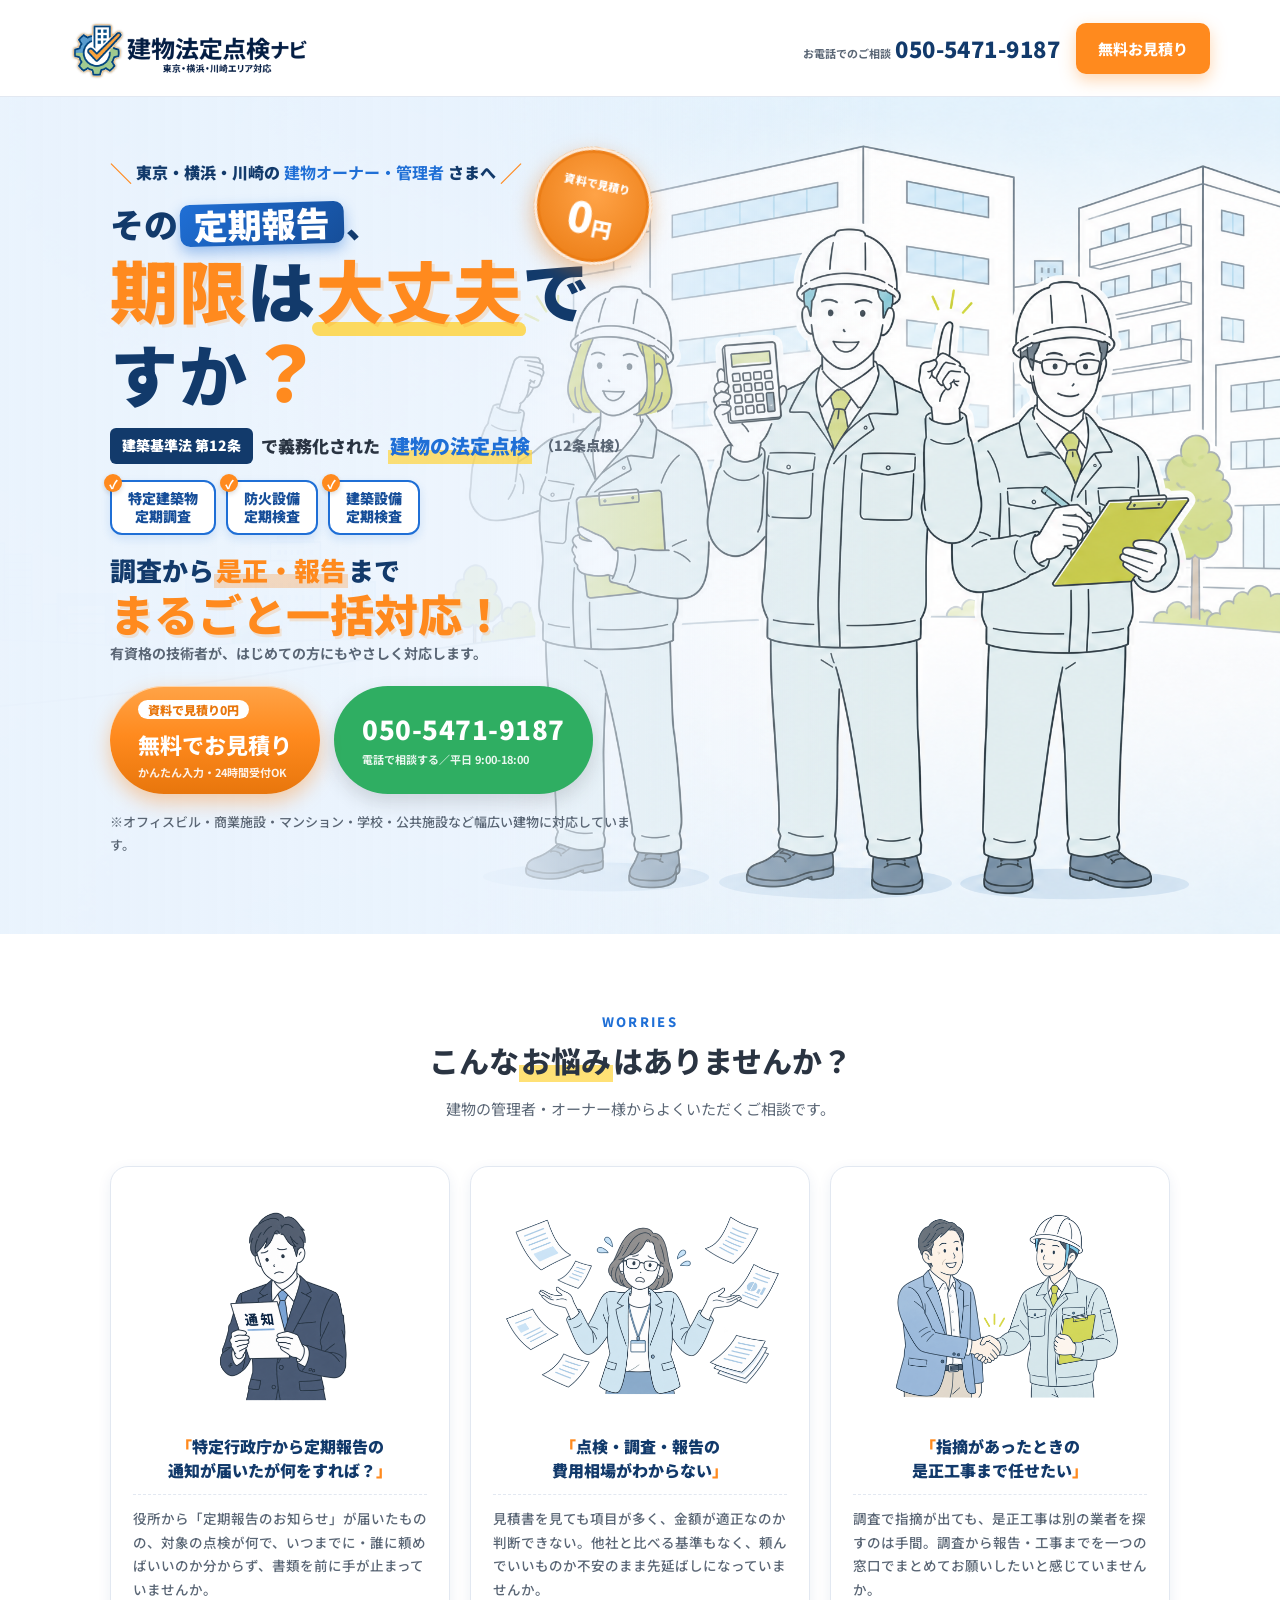
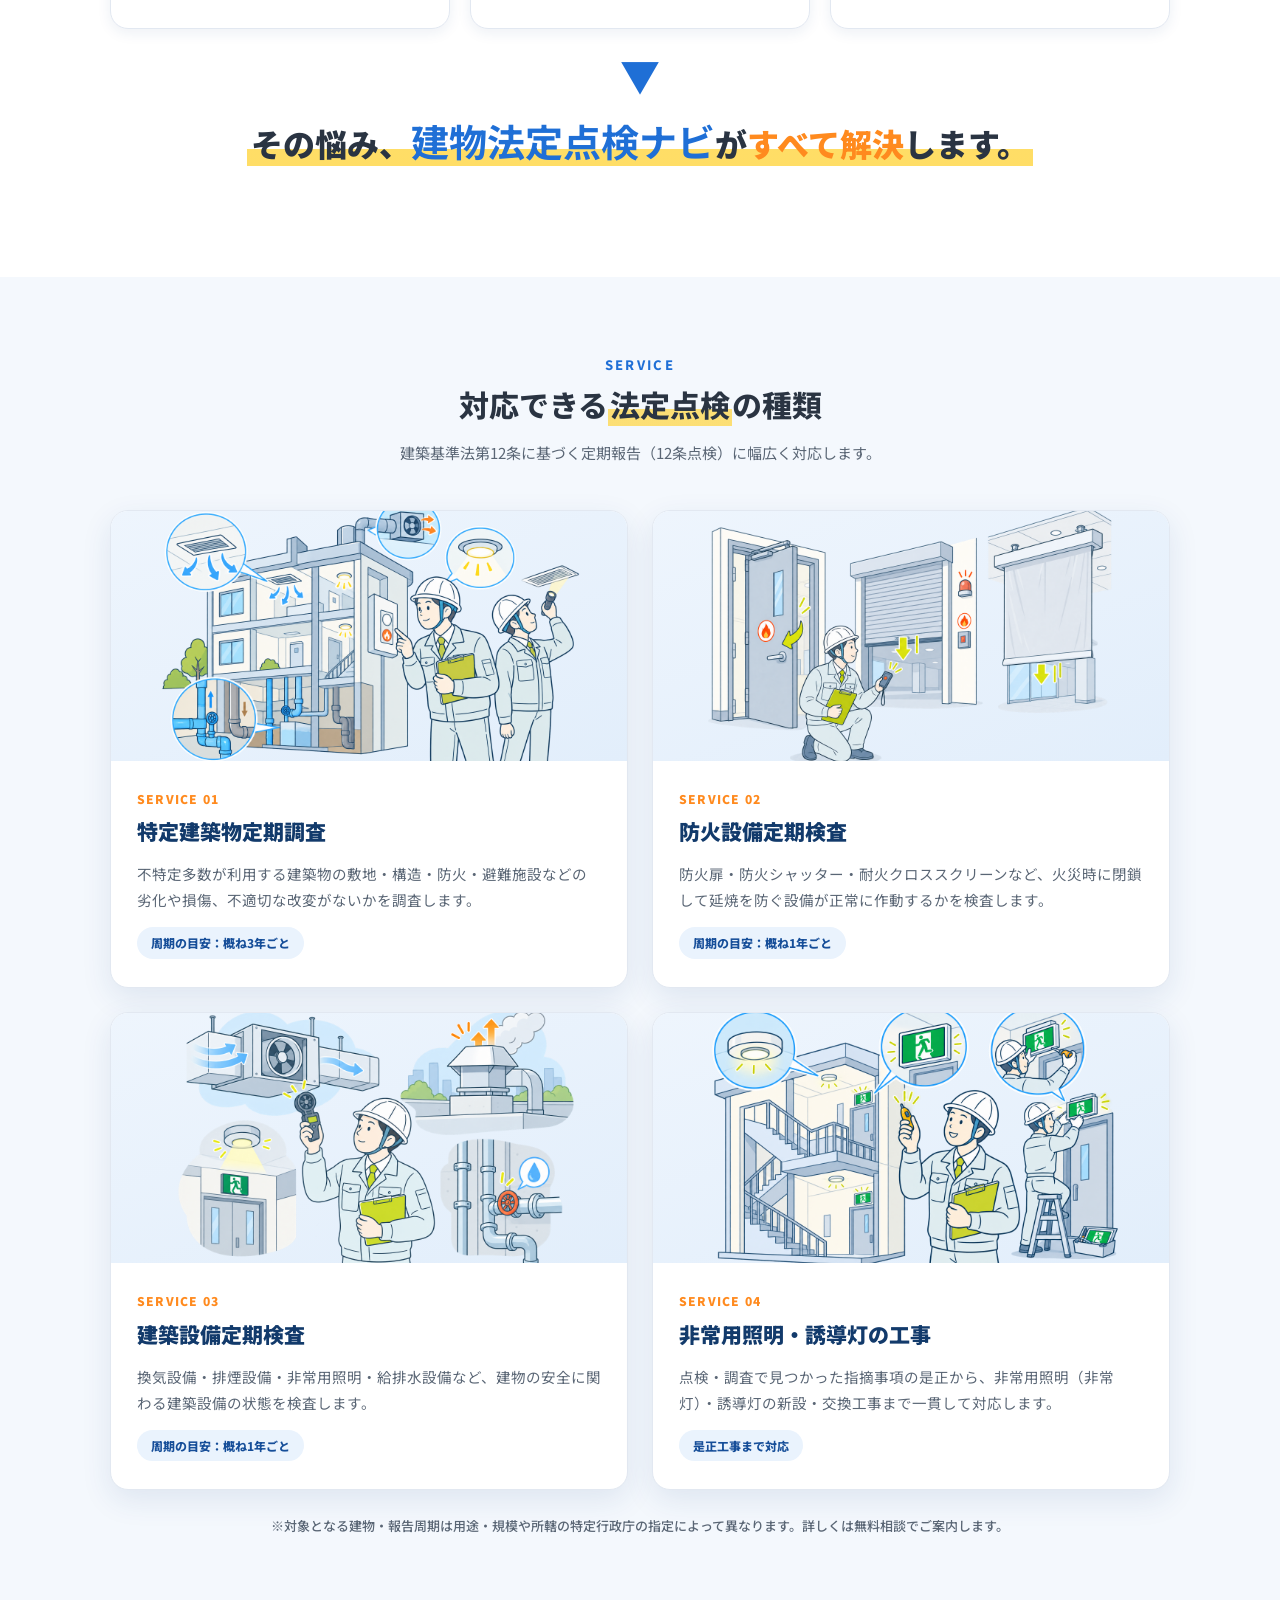
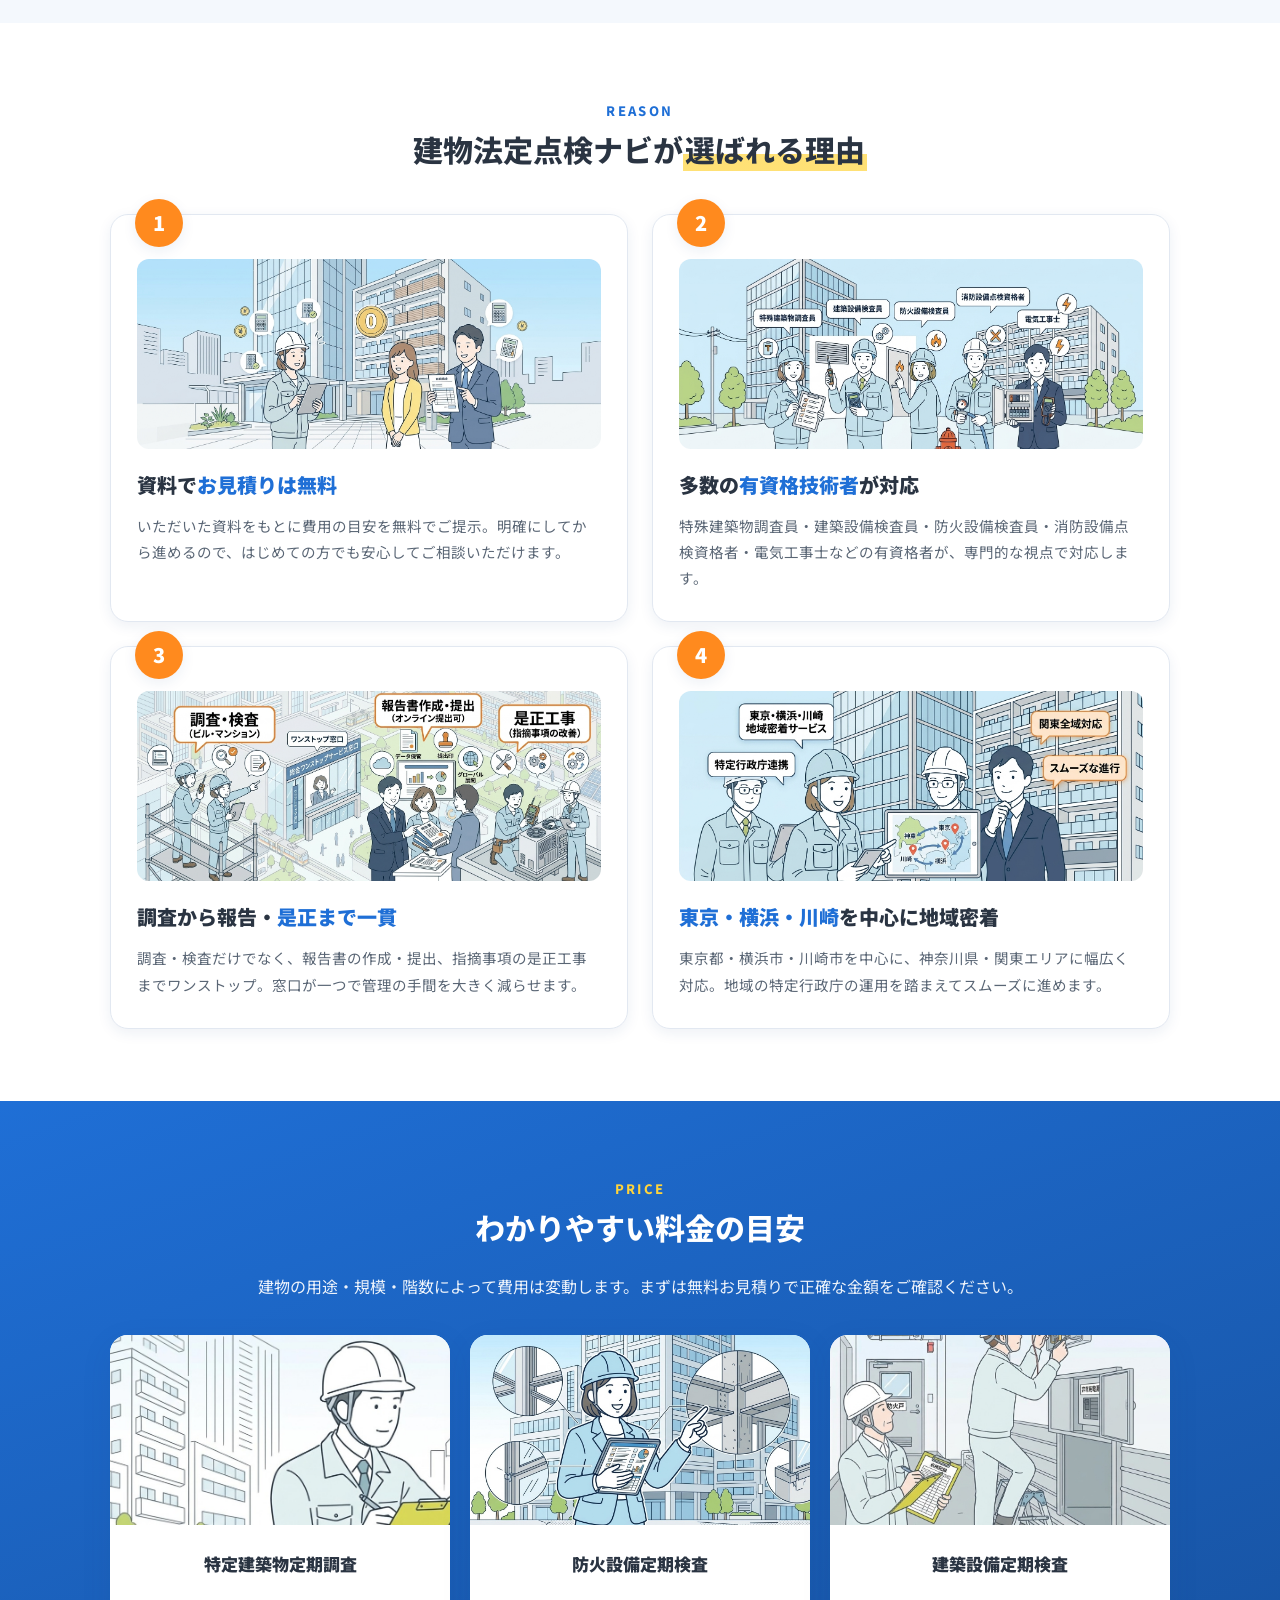
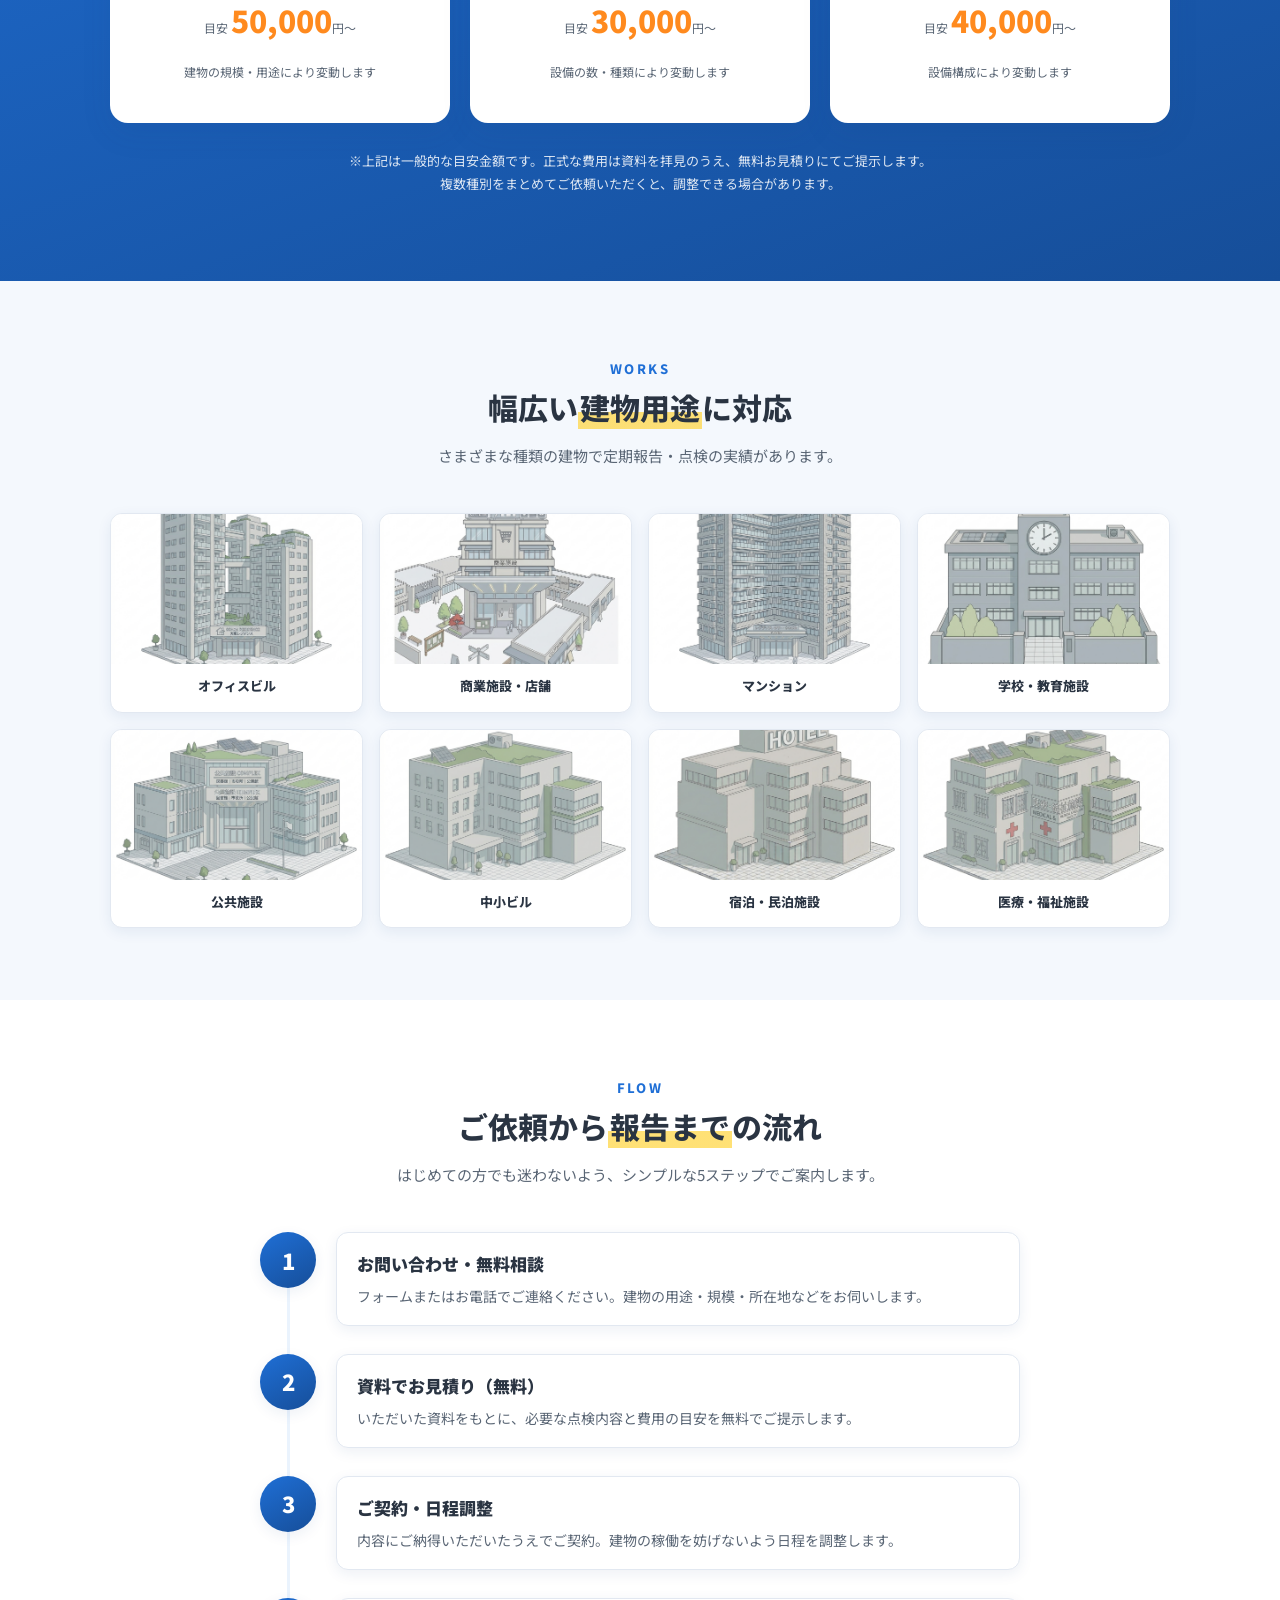
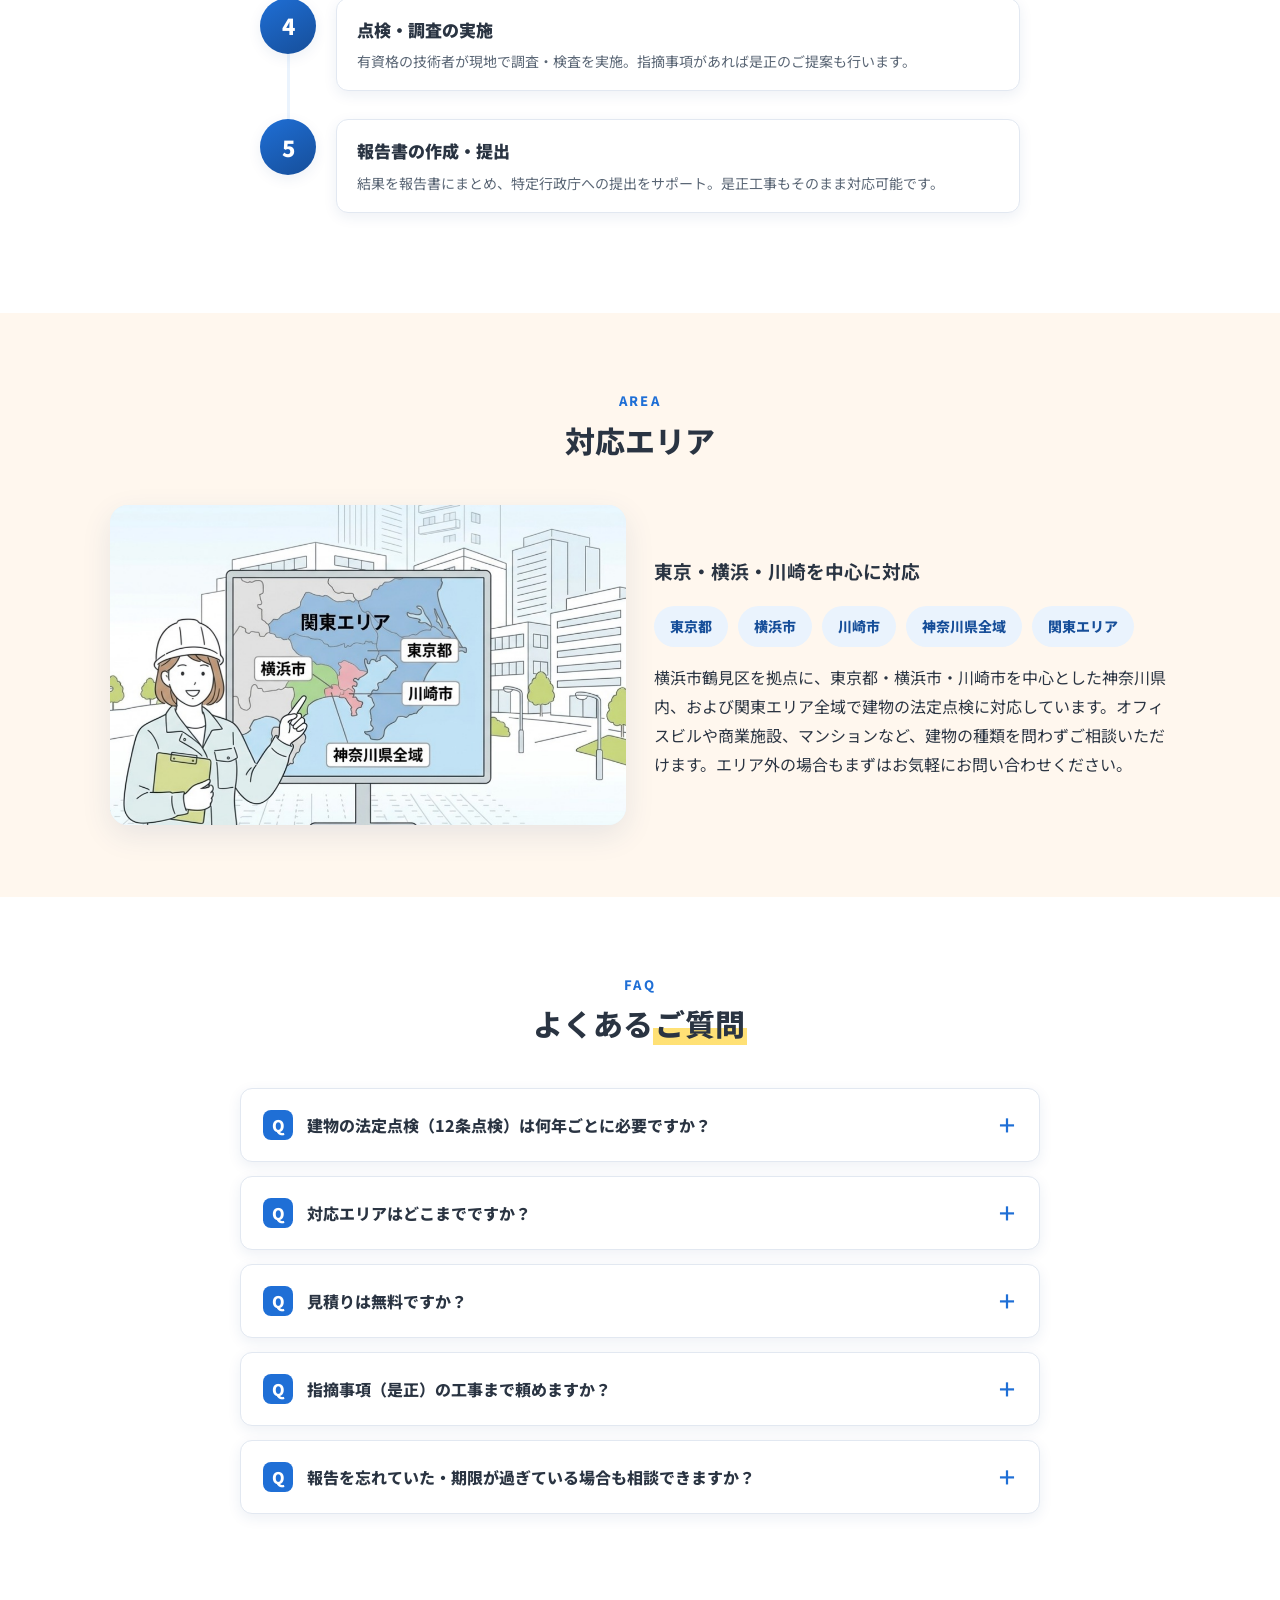
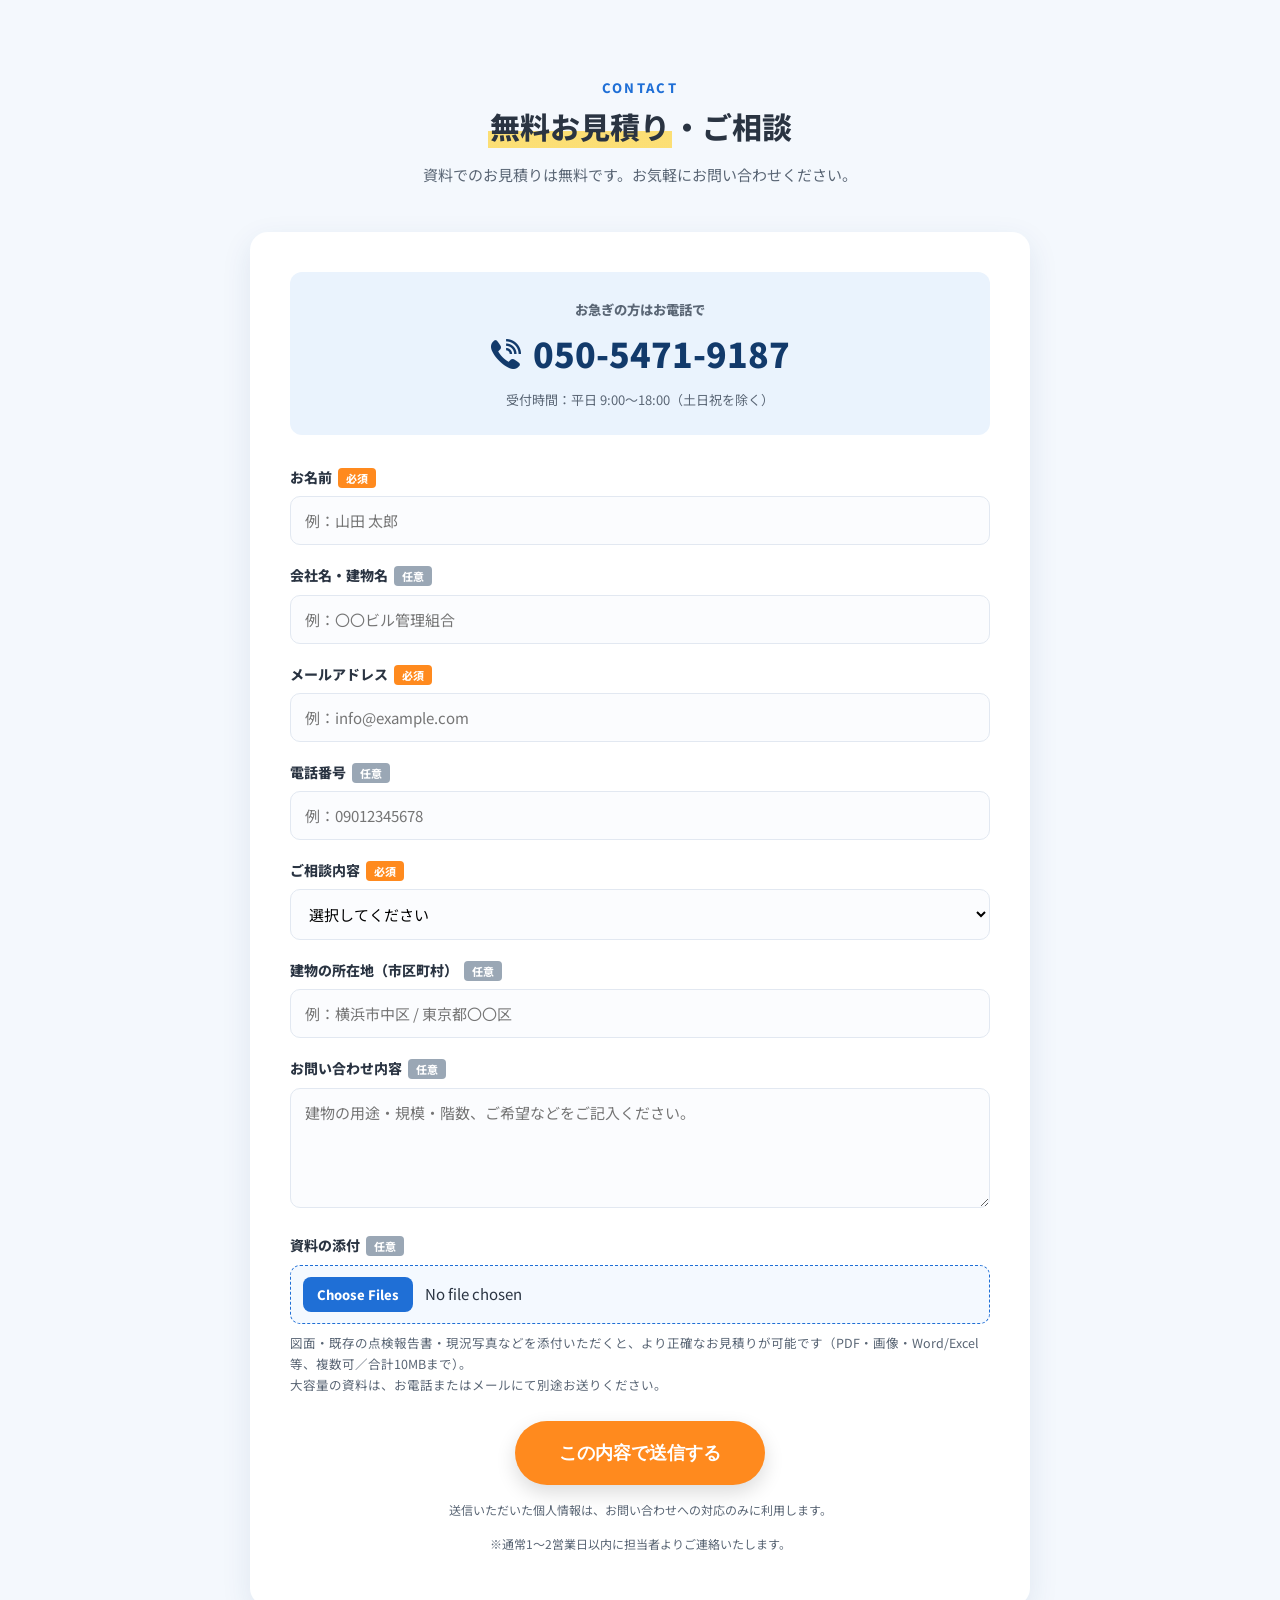
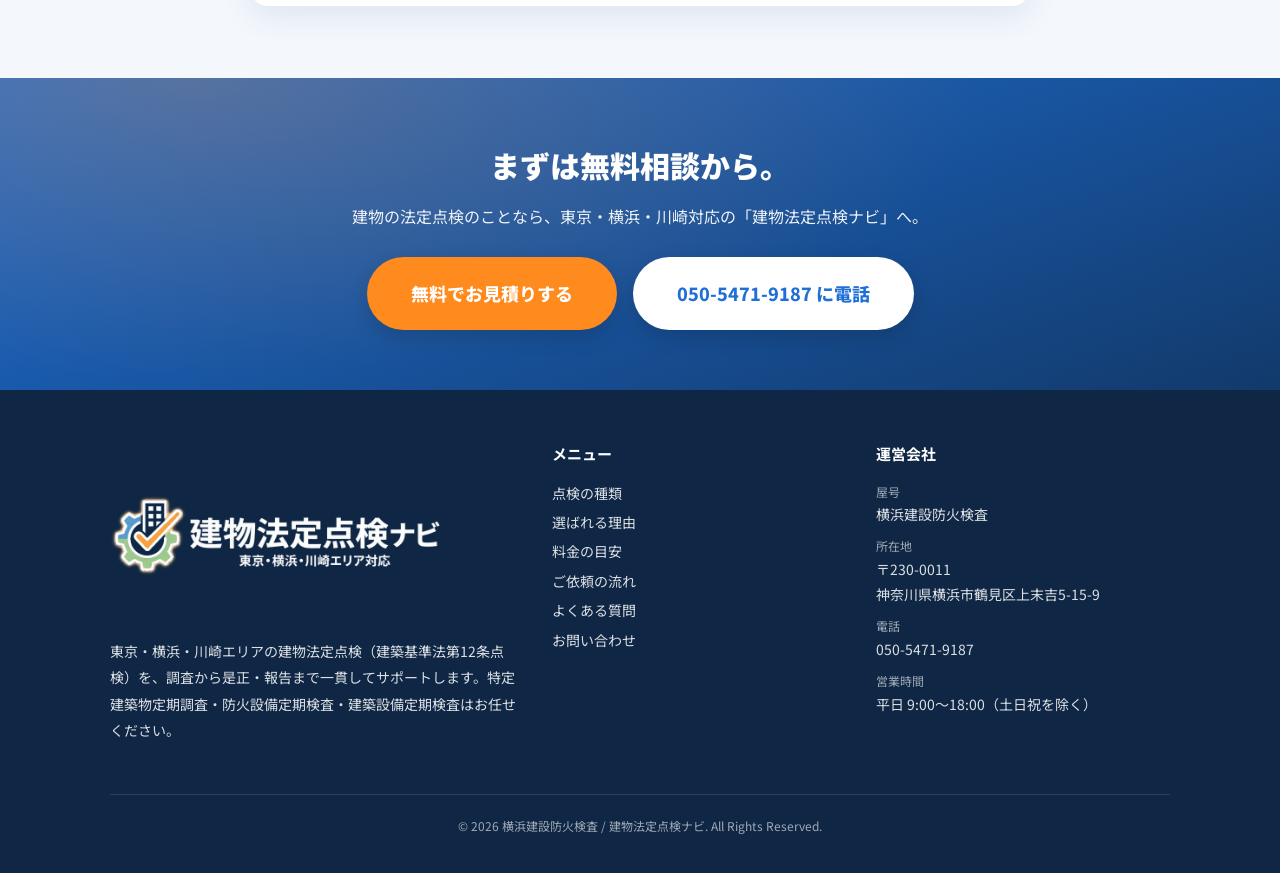
<file: index.html>
<!DOCTYPE html>
<html lang="ja">
<head>
<meta charset="UTF-8">
<meta name="viewport" content="width=device-width, initial-scale=1.0">
<title>建物法定点検ナビ｜東京・横浜・川崎の12条点検（特定建築物定期調査・防火設備検査）</title>
<meta name="description" content="東京・横浜・川崎エリアの建物法定点検（建築基準法第12条点検）を調査から是正・報告まで一貫サポート。特定建築物定期調査・防火設備定期検査・建築設備定期検査に、有資格の技術者が対応。資料でのお見積り無料。">
<meta name="keywords" content="建物法定点検,12条点検,特定建築物定期調査,防火設備定期検査,建築設備定期検査,定期報告,東京,横浜,川崎">
<link rel="canonical" href="https://tenkennavi.yokohamakensetsuboukakensa.jp/">
<meta name="robots" content="index, follow">
<meta name="format-detection" content="telephone=no">

<!-- OGP -->
<meta property="og:type" content="website">
<meta property="og:site_name" content="建物法定点検ナビ">
<meta property="og:title" content="建物法定点検ナビ｜東京・横浜・川崎の12条点検">
<meta property="og:description" content="東京・横浜・川崎の建物法定点検（建築基準法第12条点検）を調査から報告まで一貫サポート。資料でのお見積り無料。">
<meta property="og:url" content="https://tenkennavi.yokohamakensetsuboukakensa.jp/">
<meta property="og:image" content="https://tenkennavi.yokohamakensetsuboukakensa.jp/assets/img/ogp.png">
<meta property="og:locale" content="ja_JP">
<meta name="twitter:card" content="summary_large_image">

<link rel="icon" type="image/svg+xml" href="assets/img/favicon.svg">
<link rel="icon" type="image/png" href="assets/img/favicon-192.png">
<link rel="apple-touch-icon" href="assets/img/favicon-192.png">
<link rel="preconnect" href="https://fonts.googleapis.com">
<link rel="preconnect" href="https://fonts.gstatic.com" crossorigin>
<link rel="stylesheet" href="https://fonts.googleapis.com/css2?family=Noto+Sans+JP:wght@400;500;700;900&display=swap">
<link rel="stylesheet" href="assets/css/style.css?v=20261010b">

<!-- 構造化データ: LocalBusiness -->
<script type="application/ld+json">
{
  "@context": "https://schema.org",
  "@type": "GeneralContractor",
  "name": "横浜建設防火検査",
  "alternateName": "建物法定点検ナビ",
  "url": "https://tenkennavi.yokohamakensetsuboukakensa.jp/",
  "telephone": "+81-50-5471-9187",
  "image": "https://tenkennavi.yokohamakensetsuboukakensa.jp/assets/img/ogp.png",
  "description": "東京・横浜・川崎エリアの建物法定点検（建築基準法第12条点検）を、調査から是正・報告まで一貫してサポートする専門事業者です。",
  "address": {
    "@type": "PostalAddress",
    "postalCode": "230-0011",
    "addressRegion": "神奈川県",
    "addressLocality": "横浜市鶴見区",
    "streetAddress": "上末吉5-15-9",
    "addressCountry": "JP"
  },
  "openingHoursSpecification": {
    "@type": "OpeningHoursSpecification",
    "dayOfWeek": ["Monday","Tuesday","Wednesday","Thursday","Friday"],
    "opens": "09:00",
    "closes": "18:00"
  },
  "areaServed": [
    {"@type":"City","name":"東京都"},
    {"@type":"City","name":"横浜市"},
    {"@type":"City","name":"川崎市"},
    {"@type":"AdministrativeArea","name":"神奈川県"}
  ]
}
</script>

<!-- 構造化データ: Service -->
<script type="application/ld+json">
{
  "@context": "https://schema.org",
  "@type": "Service",
  "serviceType": "建築基準法第12条 定期報告（建物法定点検）",
  "provider": { "@type": "GeneralContractor", "name": "横浜建設防火検査" },
  "areaServed": ["東京都","横浜市","川崎市","神奈川県"],
  "hasOfferCatalog": {
    "@type": "OfferCatalog",
    "name": "建物法定点検サービス",
    "itemListElement": [
      {"@type":"Offer","itemOffered":{"@type":"Service","name":"特定建築物定期調査"}},
      {"@type":"Offer","itemOffered":{"@type":"Service","name":"防火設備定期検査"}},
      {"@type":"Offer","itemOffered":{"@type":"Service","name":"建築設備定期検査"}},
      {"@type":"Offer","itemOffered":{"@type":"Service","name":"非常用照明・誘導灯 新設・交換工事"}}
    ]
  }
}
</script>

<!-- 構造化データ: FAQ -->
<script type="application/ld+json">
{
  "@context": "https://schema.org",
  "@type": "FAQPage",
  "mainEntity": [
    {
      "@type": "Question",
      "name": "建物の法定点検（12条点検）は何年ごとに必要ですか？",
      "acceptedAnswer": {
        "@type": "Answer",
        "text": "報告の周期は建物の用途・規模や所在地の特定行政庁の指定によって異なります。特定建築物定期調査は概ね3年ごと、防火設備定期検査・建築設備定期検査は概ね1年ごとが目安です。正確な対象・周期は所轄の特定行政庁の基準に基づいて確認・ご案内いたします。"
      }
    },
    {
      "@type": "Question",
      "name": "対応エリアはどこまでですか？",
      "acceptedAnswer": {
        "@type": "Answer",
        "text": "東京都・横浜市・川崎市を中心に、神奈川県内および関東エリア全域に対応しています。エリア外でもまずはお気軽にご相談ください。"
      }
    },
    {
      "@type": "Question",
      "name": "見積りは無料ですか？",
      "acceptedAnswer": {
        "@type": "Answer",
        "text": "はい。資料でのお見積りは無料です。建物の規模・用途をお伺いし、概算のお見積りをご提示します。"
      }
    },
    {
      "@type": "Question",
      "name": "指摘事項（是正）の工事まで頼めますか？",
      "acceptedAnswer": {
        "@type": "Answer",
        "text": "可能です。調査・検査で見つかった指摘事項の是正工事、非常用照明・誘導灯の交換工事まで一貫して対応できます。"
      }
    }
  ]
}
</script>

<!-- 構造化データ: パンくず -->
<script type="application/ld+json">
{
  "@context": "https://schema.org",
  "@type": "BreadcrumbList",
  "itemListElement": [
    {"@type":"ListItem","position":1,"name":"ホーム","item":"https://tenkennavi.yokohamakensetsuboukakensa.jp/"}
  ]
}
</script>
</head>

<body>

<!-- ============ ヘッダー ============ -->
<header class="header">
  <div class="header__inner">
    <a href="#" class="header__logo" aria-label="建物法定点検ナビ 東京・横浜・川崎エリア対応">
      <img src="assets/img/logo.png" alt="建物法定点検ナビ 東京・横浜・川崎エリア対応" class="header__logo-img">
    </a>
    <nav class="header__nav" aria-label="グローバルナビ">
      <a href="#service">点検の種類</a>
      <a href="#reason">選ばれる理由</a>
      <a href="#price">料金</a>
      <a href="#flow">ご依頼の流れ</a>
      <a href="#faq">よくある質問</a>
    </nav>
    <div class="header__spacer"></div>
    <div class="header__tel">
      <small>お電話でのご相談</small>
      <a href="tel:05054719187">050-5471-9187</a>
    </div>
    <a href="#contact" class="header__cta">無料お見積り</a>
  </div>
</header>

<!-- ============ ヒーロー ============ -->
<section class="hero">
  <div class="container hero__grid">
    <div class="hero__copy">
      <p class="hero__eyebrow"><span class="hero__eyebrow-slash">＼</span>東京・横浜・川崎の<b>建物オーナー・管理者</b>さまへ<span class="hero__eyebrow-slash">／</span></p>

      <h1 class="hero__title">
        <span class="ht-row ht-row1">その<span class="ht-box">定期報告</span>、</span>
        <span class="ht-row ht-row2"><span class="ht-red">期限</span>は<span class="ht-red ht-wave">大丈夫</span>ですか<span class="ht-q">？</span></span>
      </h1>

      <img class="hero__figure" src="assets/img/hero-mobile.jpg" alt="建物の法定点検を行うスタッフと建物のイラスト" loading="eager">

      <p class="hero__law">
        <span class="hero__law-tag">建築基準法 第12条</span>
        で義務化された<span class="hero__law-strong">建物の法定点検</span><span class="hero__law-mini">（12条点検）</span>
      </p>

      <ul class="hero__types">
        <li>特定建築物<br>定期調査</li>
        <li>防火設備<br>定期検査</li>
        <li>建築設備<br>定期検査</li>
      </ul>

      <p class="hero__catch">
        調査から<span class="hero__catch-u">是正・報告</span>まで
        <span class="hero__catch-big">まるごと一括対応<span class="hero__catch-excl">！</span></span>
        <span class="hero__catch-sub">有資格の技術者が、はじめての方にもやさしく対応します。</span>
      </p>

      <div class="hero__cta">
        <a href="#contact" class="btn btn--orange btn--lg hero__cta-main">
          <span class="hero__cta-free">資料で見積り0円</span>
          無料でお見積り<span class="btn__sub">かんたん入力・24時間受付OK</span></a>
        <a href="tel:05054719187" class="btn btn--green btn--lg hero__cta-tel">
          <span class="hero__cta-telnum">050-5471-9187</span>
          <span class="btn__sub">電話で相談する／平日 9:00-18:00</span></a>
      </div>
      <p class="hero__note">※オフィスビル・商業施設・マンション・学校・公共施設など幅広い建物に対応しています。</p>

      <span class="hero__stamp" aria-hidden="true"><i>資料で見積り</i><b>0<em>円</em></b></span>
    </div>
    <div class="hero__visual">
      <div class="ph ph--hero" role="img" aria-label="メインビジュアル（イラスト）差し替え箇所">
        メインビジュアル<br>（建物点検イラスト）<br>差し替え箇所
      </div>
      <div class="hero__points">
        <div class="hero__point"><b>3種</b>の定期報告に対応</div>
        <div class="hero__point"><b>無料</b>の資料見積</div>
        <div class="hero__point"><b>一貫</b>是正まで対応</div>
      </div>
    </div>
  </div>
</section>

<!-- ============ 悩み訴求 ============ -->
<section class="section worries" id="worries">
  <div class="container">
    <div class="sec-head">
      <span class="sec-head__en">WORRIES</span>
      <h2 class="sec-head__ja worries__head reveal">こんな<span class="mark">お悩み</span>は<br class="sp-br">ありませんか？</h2>
      <p class="sec-head__lead">建物の管理者・オーナー様からよくいただくご相談です。</p>
    </div>
    <div class="worries__list">
      <div class="worry reveal">
        <img class="worry__img" src="assets/img/tuuchi1.png" alt="定期報告の通知が届いて困っている建物オーナー" loading="lazy">
        <p class="worry__title"><span class="q">「</span>特定行政庁から定期報告の<br>通知が届いたが何をすれば？<span class="q">」</span></p>
        <p class="worry__desc">役所から「定期報告のお知らせ」が届いたものの、対象の点検が何で、いつまでに・誰に頼めばいいのか分からず、書類を前に手が止まっていませんか。</p>
      </div>
      <div class="worry reveal">
        <img class="worry__img" src="assets/img/soubafumei1.png" alt="点検・調査・報告の費用相場がわからず困っている担当者" loading="lazy">
        <p class="worry__title"><span class="q">「</span>点検・調査・報告の<br>費用相場がわからない<span class="q">」</span></p>
        <p class="worry__desc">見積書を見ても項目が多く、金額が適正なのか判断できない。他社と比べる基準もなく、頼んでいいものか不安のまま先延ばしになっていませんか。</p>
      </div>
      <div class="worry reveal">
        <img class="worry__img" src="assets/img/marunage1.png" alt="是正工事まで任せて握手する担当者と作業員" loading="lazy">
        <p class="worry__title"><span class="q">「</span>指摘があったときの<br>是正工事まで任せたい<span class="q">」</span></p>
        <p class="worry__desc">調査で指摘が出ても、是正工事は別の業者を探すのは手間。調査から報告・工事までを一つの窓口でまとめてお願いしたいと感じていませんか。</p>
      </div>
    </div>
    <div class="worries__arrow">▼</div>
    <p class="worries__answer reveal"><span class="worries__burst" aria-hidden="true"></span><span class="worries__answer-hl">その悩み、<b>建物法定点検ナビ</b>が<span class="worries__answer-strong">すべて解決</span>します。</span></p>
  </div>
</section>

<!-- ============ 点検の種類（サービス） ============ -->
<section class="section section--soft" id="service">
  <div class="container">
    <div class="sec-head">
      <span class="sec-head__en">SERVICE</span>
      <h2 class="sec-head__ja">対応できる<br class="sp-br"><span class="mark">法定点検</span>の種類</h2>
      <p class="sec-head__lead">建築基準法第12条に基づく定期報告（12条点検）に幅広く対応します。</p>
    </div>
    <div class="services">
      <div class="service reveal">
        <div class="service__imgwrap"><img class="service__img" src="assets/img/service1.png" alt="特定建築物定期調査のイメージ（建物断面と点検員）" loading="lazy"></div>
        <div class="service__body">
          <span class="service__no">SERVICE 01</span>
          <h3>特定建築物定期調査</h3>
          <p>不特定多数が利用する建築物の敷地・構造・防火・避難施設などの劣化や損傷、不適切な改変がないかを調査します。</p>
          <span class="service__freq">周期の目安：概ね3年ごと</span>
        </div>
      </div>
      <div class="service reveal">
        <div class="service__imgwrap"><img class="service__img" src="assets/img/service2.png" alt="防火設備定期検査のイメージ（防火扉・防火シャッターの作動確認）" loading="lazy"></div>
        <div class="service__body">
          <span class="service__no">SERVICE 02</span>
          <h3>防火設備定期検査</h3>
          <p>防火扉・防火シャッター・耐火クロススクリーンなど、火災時に閉鎖して延焼を防ぐ設備が正常に作動するかを検査します。</p>
          <span class="service__freq">周期の目安：概ね1年ごと</span>
        </div>
      </div>
      <div class="service reveal">
        <div class="service__imgwrap"><img class="service__img" src="assets/img/service3.png" alt="建築設備定期検査のイメージ（換気・排煙・給排水設備の点検）" loading="lazy"></div>
        <div class="service__body">
          <span class="service__no">SERVICE 03</span>
          <h3>建築設備定期検査</h3>
          <p>換気設備・排煙設備・非常用照明・給排水設備など、建物の安全に関わる建築設備の状態を検査します。</p>
          <span class="service__freq">周期の目安：概ね1年ごと</span>
        </div>
      </div>
      <div class="service reveal">
        <div class="service__imgwrap"><img class="service__img" src="assets/img/service4.png" alt="非常用照明・誘導灯の工事のイメージ（誘導灯の点検・交換）" loading="lazy"></div>
        <div class="service__body">
          <span class="service__no">SERVICE 04</span>
          <h3>非常用照明・誘導灯の工事</h3>
          <p>点検・調査で見つかった指摘事項の是正から、非常用照明（非常灯）・誘導灯の新設・交換工事まで一貫して対応します。</p>
          <span class="service__freq">是正工事まで対応</span>
        </div>
      </div>
    </div>
    <p class="hero__note" style="text-align:center;margin-top:24px;">
      ※対象となる建物・報告周期は用途・規模や所轄の特定行政庁の指定によって異なります。詳しくは無料相談でご案内します。
    </p>
  </div>
</section>

<!-- ============ 選ばれる理由 ============ -->
<section class="section" id="reason">
  <div class="container">
    <div class="sec-head">
      <span class="sec-head__en">REASON</span>
      <h2 class="sec-head__ja">建物法定点検ナビが<br class="sp-br"><span class="mark">選ばれる理由</span></h2>
    </div>
    <div class="reasons">
      <div class="reason reveal">
        <div class="reason__num">1</div>
        <img class="reason__img" src="assets/img/reason1.jpg" alt="資料でのお見積り無料のイメージ（点検員と見積書を手にする利用者）" loading="lazy">
        <h3>資料で<span class="hl">お見積りは無料</span></h3>
        <p>いただいた資料をもとに費用の目安を無料でご提示。明確にしてから進めるので、はじめての方でも安心してご相談いただけます。</p>
      </div>
      <div class="reason reveal">
        <div class="reason__num">2</div>
        <img class="reason__img" src="assets/img/reason2.jpg" alt="多数の有資格技術者が対応するイメージ（各種資格を持つ点検員が並ぶ）" loading="lazy">
        <h3>多数の<span class="hl">有資格技術者</span>が対応</h3>
        <p>特殊建築物調査員・建築設備検査員・防火設備検査員・消防設備点検資格者・電気工事士などの有資格者が、専門的な視点で対応します。</p>
      </div>
      <div class="reason reveal">
        <div class="reason__num">3</div>
        <img class="reason__img" src="assets/img/reason3.jpg" alt="調査から報告・是正まで一貫対応するイメージ（調査・報告書提出・是正工事の流れ）" loading="lazy">
        <h3>調査から報告・<span class="hl">是正まで一貫</span></h3>
        <p>調査・検査だけでなく、報告書の作成・提出、指摘事項の是正工事までワンストップ。窓口が一つで管理の手間を大きく減らせます。</p>
      </div>
      <div class="reason reveal">
        <div class="reason__num">4</div>
        <img class="reason__img" src="assets/img/reason4.jpg" alt="東京・横浜・川崎を中心に地域密着のイメージ（点検員がエリアマップを示す）" loading="lazy">
        <h3><span class="hl">東京・横浜・川崎</span>を中心に地域密着</h3>
        <p>東京都・横浜市・川崎市を中心に、神奈川県・関東エリアに幅広く対応。地域の特定行政庁の運用を踏まえてスムーズに進めます。</p>
      </div>
    </div>
  </div>
</section>

<!-- ============ 料金 ============ -->
<section class="section section--blue" id="price">
  <div class="container">
    <div class="sec-head">
      <span class="sec-head__en">PRICE</span>
      <h2 class="sec-head__ja">わかりやすい料金の目安</h2>
    </div>
    <p class="price__lead">建物の用途・規模・階数によって費用は変動します。まずは無料お見積りで正確な金額をご確認ください。</p>
    <div class="price-cards">
      <div class="price-card reveal">
        <div class="price-card__media"><img src="assets/img/price1.jpg?v=3" alt="特定建築物定期調査のイメージ（点検員）" loading="lazy"></div>
        <div class="price-card__body">
          <h3>特定建築物定期調査</h3>
          <p class="price-card__yen"><small>目安</small> <b>50,000</b><small>円〜</small></p>
          <p class="price-card__note">建物の規模・用途により変動します</p>
        </div>
      </div>
      <div class="price-card reveal">
        <div class="price-card__media"><img src="assets/img/price2.jpg?v=3" alt="防火設備定期検査のイメージ（点検員）" loading="lazy"></div>
        <div class="price-card__body">
          <h3>防火設備定期検査</h3>
          <p class="price-card__yen"><small>目安</small> <b>30,000</b><small>円〜</small></p>
          <p class="price-card__note">設備の数・種類により変動します</p>
        </div>
      </div>
      <div class="price-card reveal">
        <div class="price-card__media"><img src="assets/img/price3.jpg?v=3" alt="建築設備定期検査のイメージ（点検の様子）" loading="lazy"></div>
        <div class="price-card__body">
          <h3>建築設備定期検査</h3>
          <p class="price-card__yen"><small>目安</small> <b>40,000</b><small>円〜</small></p>
          <p class="price-card__note">設備構成により変動します</p>
        </div>
      </div>
    </div>
    <p class="price__disclaimer">
      ※上記は一般的な目安金額です。正式な費用は資料を拝見のうえ、無料お見積りにてご提示します。<br>
      複数種別をまとめてご依頼いただくと、調整できる場合があります。
    </p>
  </div>
</section>

<!-- ============ 対応実績 ============ -->
<section class="section section--soft" id="works">
  <div class="container">
    <div class="sec-head">
      <span class="sec-head__en">WORKS</span>
      <h2 class="sec-head__ja">幅広い<span class="mark">建物用途</span>に対応</h2>
      <p class="sec-head__lead">さまざまな種類の建物で定期報告・点検の実績があります。</p>
    </div>
    <div class="works">
      <div class="work reveal"><div class="work__media"><img src="assets/img/work1.jpg?v=1" alt="オフィスビルのイラスト" loading="lazy"></div><p>オフィスビル</p></div>
      <div class="work reveal"><div class="work__media"><img src="assets/img/work2.jpg?v=1" alt="商業施設・店舗のイラスト" loading="lazy"></div><p>商業施設・店舗</p></div>
      <div class="work reveal"><div class="work__media"><img src="assets/img/work3.jpg?v=1" alt="マンションのイラスト" loading="lazy"></div><p>マンション</p></div>
      <div class="work reveal"><div class="work__media"><img src="assets/img/work4.jpg?v=2" alt="学校・教育施設のイラスト" loading="lazy"></div><p>学校・教育施設</p></div>
      <div class="work reveal"><div class="work__media"><img src="assets/img/work5.jpg?v=1" alt="公共施設のイラスト" loading="lazy"></div><p>公共施設</p></div>
      <div class="work reveal"><div class="work__media"><img src="assets/img/work6.jpg?v=1" alt="中小ビルのイラスト" loading="lazy"></div><p>中小ビル</p></div>
      <div class="work reveal"><div class="work__media"><img src="assets/img/work7.jpg?v=2" alt="宿泊・民泊施設のイラスト" loading="lazy"></div><p>宿泊・民泊施設</p></div>
      <div class="work reveal"><div class="work__media"><img src="assets/img/work8.jpg?v=1" alt="医療・福祉施設のイラスト" loading="lazy"></div><p>医療・福祉施設</p></div>
    </div>
  </div>
</section>

<!-- ============ ご依頼の流れ ============ -->
<section class="section" id="flow">
  <div class="container">
    <div class="sec-head">
      <span class="sec-head__en">FLOW</span>
      <h2 class="sec-head__ja">ご依頼から<span class="mark">報告まで</span>の流れ</h2>
      <p class="sec-head__lead">はじめての方でも迷わないよう、シンプルな5ステップでご案内します。</p>
    </div>
    <div class="flow">
      <div class="step reveal">
        <div class="step__num">1</div>
        <div class="step__body"><h3>お問い合わせ・無料相談</h3><p>フォームまたはお電話でご連絡ください。建物の用途・規模・所在地などをお伺いします。</p></div>
      </div>
      <div class="step reveal">
        <div class="step__num">2</div>
        <div class="step__body"><h3>資料でお見積り（無料）</h3><p>いただいた資料をもとに、必要な点検内容と費用の目安を無料でご提示します。</p></div>
      </div>
      <div class="step reveal">
        <div class="step__num">3</div>
        <div class="step__body"><h3>ご契約・日程調整</h3><p>内容にご納得いただいたうえでご契約。建物の稼働を妨げないよう日程を調整します。</p></div>
      </div>
      <div class="step reveal">
        <div class="step__num">4</div>
        <div class="step__body"><h3>点検・調査の実施</h3><p>有資格の技術者が現地で調査・検査を実施。指摘事項があれば是正のご提案も行います。</p></div>
      </div>
      <div class="step reveal">
        <div class="step__num">5</div>
        <div class="step__body"><h3>報告書の作成・提出</h3><p>結果を報告書にまとめ、特定行政庁への提出をサポート。是正工事もそのまま対応可能です。</p></div>
      </div>
    </div>
  </div>
</section>

<!-- ============ 対応エリア ============ -->
<section class="section section--soft2" id="area">
  <div class="container">
    <div class="sec-head">
      <span class="sec-head__en">AREA</span>
      <h2 class="sec-head__ja">対応エリア</h2>
    </div>
    <div class="area__grid">
      <div class="area__media"><img src="assets/img/area.jpg?v=1" alt="対応エリア（東京・横浜・川崎・神奈川県全域・関東エリア）を示すスタッフとエリアマップのイラスト" loading="lazy"></div>
      <div>
        <h3><span class="hl">東京・横浜・川崎</span>を中心に対応</h3>
        <div class="area__cities">
          <span class="area__city">東京都</span>
          <span class="area__city">横浜市</span>
          <span class="area__city">川崎市</span>
          <span class="area__city">神奈川県全域</span>
          <span class="area__city">関東エリア</span>
        </div>
        <p>横浜市鶴見区を拠点に、東京都・横浜市・川崎市を中心とした神奈川県内、および関東エリア全域で建物の法定点検に対応しています。オフィスビルや商業施設、マンションなど、建物の種類を問わずご相談いただけます。エリア外の場合もまずはお気軽にお問い合わせください。</p>
      </div>
    </div>
  </div>
</section>

<!-- ============ FAQ ============ -->
<section class="section" id="faq">
  <div class="container">
    <div class="sec-head">
      <span class="sec-head__en">FAQ</span>
      <h2 class="sec-head__ja">よくある<span class="mark">ご質問</span></h2>
    </div>
    <div class="faq">
      <details class="faq__item reveal">
        <summary class="faq__q"><span class="qmark">Q</span>建物の法定点検（12条点検）は何年ごとに必要ですか？<span class="plus">＋</span></summary>
        <div class="faq__a">報告の周期は建物の用途・規模や所在地の特定行政庁の指定によって異なります。一般的な目安として、特定建築物定期調査は概ね3年ごと、防火設備定期検査・建築設備定期検査は概ね1年ごととされています。正確な対象・周期は所轄の特定行政庁の基準に基づいて確認し、ご案内します。</div>
      </details>
      <details class="faq__item reveal">
        <summary class="faq__q"><span class="qmark">Q</span>対応エリアはどこまでですか？<span class="plus">＋</span></summary>
        <div class="faq__a">東京都・横浜市・川崎市を中心に、神奈川県内および関東エリア全域に対応しています。エリア外でもまずはお気軽にご相談ください。</div>
      </details>
      <details class="faq__item reveal">
        <summary class="faq__q"><span class="qmark">Q</span>見積りは無料ですか？<span class="plus">＋</span></summary>
        <div class="faq__a">はい。資料でのお見積りは無料です。建物の規模・用途をお伺いし、概算のお見積りをご提示したうえで、ご納得いただいてから進めます。</div>
      </details>
      <details class="faq__item reveal">
        <summary class="faq__q"><span class="qmark">Q</span>指摘事項（是正）の工事まで頼めますか？<span class="plus">＋</span></summary>
        <div class="faq__a">可能です。調査・検査で見つかった指摘事項の是正工事、非常用照明・誘導灯の交換工事まで一貫して対応できます。窓口が一つになるため、やり取りの手間を減らせます。</div>
      </details>
      <details class="faq__item reveal">
        <summary class="faq__q"><span class="qmark">Q</span>報告を忘れていた・期限が過ぎている場合も相談できますか？<span class="plus">＋</span></summary>
        <div class="faq__a">はい。報告が未実施・期限超過の場合もご相談ください。現状を確認し、必要な調査・検査から報告書の提出まで、できるだけスムーズに進められるようサポートします。</div>
      </details>
    </div>
  </div>
</section>

<!-- ============ お問い合わせ ============ -->
<section class="section section--soft" id="contact">
  <div class="container">
    <div class="sec-head">
      <span class="sec-head__en">CONTACT</span>
      <h2 class="sec-head__ja"><span class="mark">無料お見積り</span>・ご相談</h2>
      <p class="sec-head__lead">資料でのお見積りは無料です。お気軽にお問い合わせください。</p>
    </div>
    <div class="contact__box">
      <div class="contact__tel">
        <small>お急ぎの方はお電話で</small>
        <a href="tel:05054719187"><img src="assets/img/phone-icon.png" alt="" class="contact__tel-icon" aria-hidden="true">050-5471-9187</a>
        <span>受付時間：平日 9:00〜18:00（土日祝を除く）</span>
      </div>

      <form action="https://formsubmit.co/navi@yokohamakensetsuboukakensa.jp" method="POST" enctype="multipart/form-data">
        <input type="hidden" name="_subject" value="【建物法定点検ナビ】お問い合わせがありました">
        <input type="hidden" name="_template" value="table">
        <input type="hidden" name="_captcha" value="false">
        <input type="hidden" name="_next" value="https://tenkennavi.yokohamakensetsuboukakensa.jp/thanks.html">
        <input type="text" name="_honey" style="display:none" tabindex="-1" autocomplete="off" aria-hidden="true">
        <div class="form-row">
          <label for="f-name">お名前<span class="req">必須</span></label>
          <input type="text" id="f-name" name="name" placeholder="例：山田 太郎" required>
        </div>
        <div class="form-row">
          <label for="f-company">会社名・建物名<span class="opt">任意</span></label>
          <input type="text" id="f-company" name="company" placeholder="例：〇〇ビル管理組合">
        </div>
        <div class="form-row">
          <label for="f-email">メールアドレス<span class="req">必須</span></label>
          <input type="email" id="f-email" name="email" placeholder="例：info@example.com" required>
        </div>
        <div class="form-row">
          <label for="f-tel">電話番号<span class="opt">任意</span></label>
          <input type="tel" id="f-tel" name="tel" placeholder="例：09012345678">
        </div>
        <div class="form-row">
          <label for="f-type">ご相談内容<span class="req">必須</span></label>
          <select id="f-type" name="type" required>
            <option value="">選択してください</option>
            <option>特定建築物定期調査</option>
            <option>防火設備定期検査</option>
            <option>建築設備定期検査</option>
            <option>非常用照明・誘導灯の工事</option>
            <option>どれに該当するか相談したい</option>
            <option>その他</option>
          </select>
        </div>
        <div class="form-row">
          <label for="f-area">建物の所在地（市区町村）<span class="opt">任意</span></label>
          <input type="text" id="f-area" name="area" placeholder="例：横浜市中区 / 東京都〇〇区">
        </div>
        <div class="form-row">
          <label for="f-msg">お問い合わせ内容<span class="opt">任意</span></label>
          <textarea id="f-msg" name="message" placeholder="建物の用途・規模・階数、ご希望などをご記入ください。"></textarea>
        </div>
        <div class="form-row">
          <label for="f-file">資料の添付<span class="opt">任意</span></label>
          <input type="file" id="f-file" name="attachment" multiple accept=".pdf,.jpg,.jpeg,.png,.gif,.webp,.heic,.doc,.docx,.xls,.xlsx,.ppt,.pptx,.zip">
          <p class="form-hint">図面・既存の点検報告書・現況写真などを添付いただくと、より正確なお見積りが可能です（PDF・画像・Word/Excel等、複数可／合計10MBまで）。<br>大容量の資料は、お電話またはメールにて別途お送りください。</p>
        </div>
        <div class="form__submit">
          <button type="submit" class="btn btn--orange btn--lg">この内容で送信する</button>
          <p class="form__privacy">送信いただいた個人情報は、お問い合わせへの対応のみに利用します。</p>
          <p class="form__note">※通常1〜2営業日以内に担当者よりご連絡いたします。</p>
        </div>
      </form>
    </div>
  </div>
</section>

<!-- ============ 最終CTA帯 ============ -->
<section class="cta-band">
  <div class="container">
    <h2>まずは無料相談から。</h2>
    <p>建物の法定点検のことなら、東京・横浜・川崎対応の「建物法定点検ナビ」へ。</p>
    <div class="cta-band__btns">
      <a href="#contact" class="btn btn--orange btn--lg">無料でお見積りする</a>
      <a href="tel:05054719187" class="btn btn--white btn--lg">050-5471-9187 に電話</a>
    </div>
  </div>
</section>

<!-- ============ フッター ============ -->
<footer class="footer">
  <div class="container">
    <div class="footer__grid">
      <div>
        <div class="footer__logo">
          <img src="assets/img/logo-white.png" alt="建物法定点検ナビ 東京・横浜・川崎エリア対応" class="footer__logo-img">
        </div>
        <p class="footer__desc">
          東京・横浜・川崎エリアの建物法定点検（建築基準法第12条点検）を、調査から是正・報告まで一貫してサポートします。特定建築物定期調査・防火設備定期検査・建築設備定期検査はお任せください。
        </p>
      </div>
      <div>
        <h4>メニュー</h4>
        <ul>
          <li><a href="#service">点検の種類</a></li>
          <li><a href="#reason">選ばれる理由</a></li>
          <li><a href="#price">料金の目安</a></li>
          <li><a href="#flow">ご依頼の流れ</a></li>
          <li><a href="#faq">よくある質問</a></li>
          <li><a href="#contact">お問い合わせ</a></li>
        </ul>
      </div>
      <div>
        <h4>運営会社</h4>
        <dl class="footer__info">
          <dt>屋号</dt><dd>横浜建設防火検査</dd>
          <dt>所在地</dt><dd>〒230-0011<br>神奈川県横浜市鶴見区上末吉5-15-9</dd>
          <dt>電話</dt><dd><a href="tel:05054719187">050-5471-9187</a></dd>
          <dt>営業時間</dt><dd>平日 9:00〜18:00（土日祝を除く）</dd>
        </dl>
      </div>
    </div>
    <p class="footer__copy">© <span id="year"></span> 横浜建設防火検査 / 建物法定点検ナビ. All Rights Reserved.</p>
  </div>
</footer>

<!-- ============ 固定CTA（モバイル） ============ -->
<div class="sticky-cta">
  <a href="tel:05054719187" class="sticky-cta__tel"><img src="assets/img/phone-icon-white.png" alt="" class="sticky-cta__icon" aria-hidden="true">電話する</a>
  <a href="#contact" class="sticky-cta__form">無料お見積り</a>
</div>

<script src="assets/js/main.js?v=20261010b"></script>
</body>
</html>
</file>
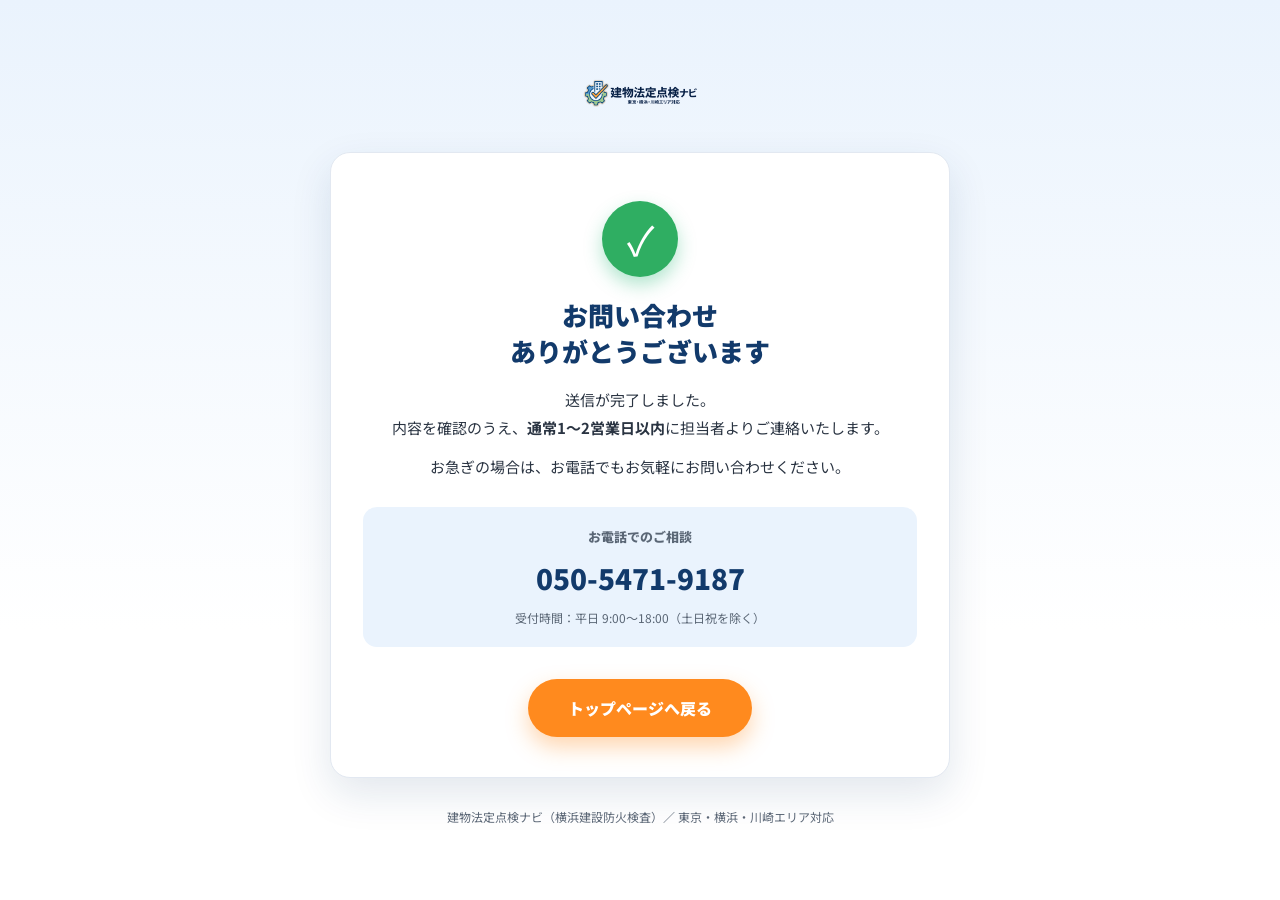
<file: thanks.html>
<!DOCTYPE html>
<html lang="ja">
<head>
<meta charset="UTF-8">
<meta name="viewport" content="width=device-width, initial-scale=1.0">
<title>お問い合わせありがとうございます｜建物法定点検ナビ</title>
<meta name="robots" content="noindex, follow">
<link rel="icon" type="image/svg+xml" href="assets/img/favicon.svg">
<link rel="icon" type="image/png" href="assets/img/favicon-192.png">
<link rel="preconnect" href="https://fonts.googleapis.com">
<link rel="preconnect" href="https://fonts.gstatic.com" crossorigin>
<link rel="stylesheet" href="https://fonts.googleapis.com/css2?family=Noto+Sans+JP:wght@400;500;700;900&display=swap">
<link rel="stylesheet" href="assets/css/style.css?v=20261010b">
<style>
  .thanks-wrap {
    min-height: 100vh; display: flex; flex-direction: column;
    align-items: center; justify-content: center;
    padding: 48px 20px; text-align: center;
    background: linear-gradient(180deg, var(--c-blue-light, #eaf3fd), #fff 70%);
  }
  .thanks-logo { height: 64px; width: auto; margin-bottom: 28px; }
  .thanks-card {
    background: #fff; border-radius: 20px; box-shadow: 0 16px 40px rgba(18,58,107,.12);
    border: 1px solid var(--c-border, #e3ecf6);
    max-width: 620px; width: 100%; padding: 48px 32px 40px;
  }
  .thanks-check {
    width: 76px; height: 76px; margin: 0 auto 20px; border-radius: 50%;
    background: var(--c-green, #22b573); color: #fff;
    display: flex; align-items: center; justify-content: center;
    font-size: 40px; line-height: 1; box-shadow: 0 8px 18px rgba(34,181,115,.35);
  }
  .thanks-card h1 {
    font-family: var(--font-pop, "Noto Sans JP"); font-weight: 900;
    font-size: 26px; color: var(--c-navy, #123a6b); margin: 0 0 16px; line-height: 1.4;
  }
  .thanks-card p {
    font-size: 15px; line-height: 1.9; color: var(--c-text, #333); margin: 0 0 10px;
  }
  .thanks-tel {
    margin: 26px 0 4px; padding: 18px; border-radius: 14px;
    background: var(--c-blue-light, #eaf3fd);
  }
  .thanks-tel small { display:block; font-weight: 800; font-size: 13px; color: var(--c-text-sub, #5a6b80); margin-bottom: 4px; }
  .thanks-tel a { font-size: 28px; font-weight: 900; color: var(--c-navy, #123a6b); text-decoration: none; }
  .thanks-tel span { display:block; font-size: 12px; color: var(--c-text-sub, #5a6b80); margin-top: 4px; }
  .thanks-btn {
    display: inline-block; margin-top: 28px; padding: 15px 40px; border-radius: 999px;
    background: var(--c-orange, #ff8a1e); color: #fff; font-weight: 900; font-size: 16px;
    text-decoration: none; box-shadow: 0 10px 22px rgba(255,138,30,.35);
    transition: transform .15s ease;
  }
  .thanks-btn:hover { transform: translateY(-2px); }
  .thanks-foot { margin-top: 28px; font-size: 12px; color: var(--c-text-sub, #5a6b80); }
  @media (max-width: 600px){
    .thanks-card { padding: 36px 20px 32px; }
    .thanks-card h1 { font-size: 22px; }
    .thanks-tel a { font-size: 24px; }
  }
</style>
</head>
<body>
  <main class="thanks-wrap">
    <img src="assets/img/logo.png" alt="建物法定点検ナビ" class="thanks-logo">
    <div class="thanks-card">
      <div class="thanks-check" aria-hidden="true">✓</div>
      <h1>お問い合わせ<br>ありがとうございます</h1>
      <p>送信が完了しました。<br>内容を確認のうえ、<strong>通常1〜2営業日以内</strong>に担当者よりご連絡いたします。</p>
      <p>お急ぎの場合は、お電話でもお気軽にお問い合わせください。</p>
      <div class="thanks-tel">
        <small>お電話でのご相談</small>
        <a href="tel:05054719187">050-5471-9187</a>
        <span>受付時間：平日 9:00〜18:00（土日祝を除く）</span>
      </div>
      <a href="https://tenkennavi.yokohamakensetsuboukakensa.jp/" class="thanks-btn">トップページへ戻る</a>
    </div>
    <p class="thanks-foot">建物法定点検ナビ（横浜建設防火検査）／ 東京・横浜・川崎エリア対応</p>
  </main>
</body>
</html>
</file>
<file: assets/css/style.css>
/* ============================================================
   建物法定点検ナビ  style.css
   イラスト寄り・明るく親しみやすいデザイン
   Main: Blue #1f6fd6 / Accent: Orange #ff8a1e / Green #2fae62
   ============================================================ */

:root {
  --c-blue: #1f6fd6;
  --c-blue-dark: #164e99;
  --c-blue-light: #eaf3fd;
  --c-navy: #123a6b;
  --c-orange: #ff8a1e;
  --c-orange-dark: #e8760c;
  --c-green: #2fae62;
  --c-green-dark: #23934f;
  --c-yellow: #ffd43b;
  --c-text: #2a3442;
  --c-text-sub: #5a6675;
  --c-bg: #ffffff;
  --c-bg-soft: #f4f8fd;
  --c-bg-soft2: #fff7ee;
  --c-border: #e2e8f1;
  --c-ph: #d7dee7;      /* placeholder gray */
  --c-ph-line: #b9c3cf;
  --radius: 18px;
  --radius-sm: 12px;
  --shadow: 0 10px 30px rgba(30, 70, 130, .10);
  --shadow-sm: 0 4px 14px rgba(30, 70, 130, .08);
  --maxw: 1100px;
  --font: "Noto Sans JP", "Hiragino Kaku Gothic ProN", "Hiragino Sans",
          "Yu Gothic", "Meiryo", sans-serif;
  --font-pop: "Noto Sans JP", "Hiragino Kaku Gothic ProN", "Yu Gothic", sans-serif;
}

* { box-sizing: border-box; }

/* モバイル専用改行（PCでは無効） */
.sp-br { display: none; }

html { scroll-behavior: smooth; }

body {
  margin: 0;
  font-family: var(--font);
  color: var(--c-text);
  background: var(--c-bg);
  line-height: 1.8;
  font-size: 16px;
  -webkit-font-smoothing: antialiased;
  overflow-x: hidden;
}

img { max-width: 100%; display: block; }
a { color: inherit; text-decoration: none; }

.container {
  width: 100%;
  max-width: var(--maxw);
  margin: 0 auto;
  padding: 0 20px;
}

.section { padding: 72px 0; }
.section--soft { background: var(--c-bg-soft); }
.section--soft2 { background: var(--c-bg-soft2); }
.section--blue { background: linear-gradient(160deg,#1f6fd6,#164e99); color:#fff; }

/* ---------- Placeholder (差し替え用グレー) ---------- */
.ph {
  background: var(--c-ph);
  background-image:
    repeating-linear-gradient(45deg, rgba(255,255,255,.35) 0 12px, transparent 12px 24px);
  border: 1px dashed var(--c-ph-line);
  border-radius: var(--radius-sm);
  display: flex;
  align-items: center;
  justify-content: center;
  color: #7c8896;
  font-size: 13px;
  font-weight: 700;
  text-align: center;
  letter-spacing: .04em;
  min-height: 120px;
  padding: 8px;
}
.ph--circle { border-radius: 50%; }
.ph--hero { min-height: 300px; }
.ph--icon { min-height: 72px; width: 72px; border-radius: 16px; }

/* ---------- 見出し ---------- */
.sec-head { text-align: center; margin-bottom: 44px; }
.sec-head__en {
  display: inline-block;
  color: var(--c-blue);
  font-weight: 800;
  font-size: 13px;
  letter-spacing: .18em;
  margin-bottom: 6px;
}
.section--blue .sec-head__en { color: var(--c-yellow); }
.sec-head__ja {
  font-size: 30px;
  font-weight: 800;
  line-height: 1.4;
  margin: 0;
}
.sec-head__ja .mark {
  background: linear-gradient(transparent 62%, rgba(255,212,59,.7) 62%);
  padding: 0 2px;
}
@media (max-width: 760px){ .sec-head__ja { font-size: 24px; } }
.sec-head__lead { color: var(--c-text-sub); margin-top: 14px; font-size: 15px; }
.section--blue .sec-head__lead { color: rgba(255,255,255,.9); }

/* ---------- ボタン ---------- */
.btn {
  display: inline-flex;
  align-items: center;
  justify-content: center;
  gap: 8px;
  font-weight: 800;
  border-radius: 999px;
  padding: 16px 34px;
  font-size: 16px;
  cursor: pointer;
  border: none;
  transition: transform .15s ease, box-shadow .15s ease, background .15s ease;
  box-shadow: 0 8px 20px rgba(0,0,0,.14);
}
.btn:hover { transform: translateY(-2px); box-shadow: 0 12px 26px rgba(0,0,0,.20); }
.btn--orange { background: var(--c-orange); color:#fff; }
.btn--orange:hover { background: var(--c-orange-dark); }
.btn--green { background: var(--c-green); color:#fff; }
.btn--green:hover { background: var(--c-green-dark); }
.btn--white { background:#fff; color: var(--c-blue); }
.btn--lg { padding: 20px 44px; font-size: 18px; }
.btn__sub { font-size: 11px; font-weight: 700; opacity: .9; display:block; }

/* ============================================================
   ヘッダー
   ============================================================ */
.header {
  position: sticky; top: 0; z-index: 100;
  background: rgba(255,255,255,.96);
  backdrop-filter: blur(6px);
  border-bottom: 1px solid var(--c-border);
}
.header__inner {
  max-width: 1180px; margin: 0 auto; padding: 4px 20px;
  display: flex; align-items: center; gap: 16px;
}
.header__logo { display: flex; align-items: center; gap: 10px; }
.header__logo-img { height: 132px; width: auto; display: block; margin: -22px 0; } /* 帯の高さは保ちロゴだけ1.5倍 */
.header__logo-mark {
  width: 40px; height: 40px; border-radius: 11px;
  background: linear-gradient(150deg,var(--c-blue),var(--c-blue-dark));
  color:#fff; display:flex; align-items:center; justify-content:center;
  font-weight: 900; font-size: 20px;
}
.header__logo-txt b { font-size: 17px; font-weight: 900; letter-spacing: .02em; }
.header__logo-txt span { display:block; font-size: 11px; color: var(--c-text-sub); }
.header__spacer { flex: 1; }
.header__tel { text-align: right; line-height: 1.2; }
.header__tel small { font-size: 11px; color: var(--c-text-sub); font-weight:700; }
.header__tel a { font-size: 22px; font-weight: 900; color: var(--c-navy); letter-spacing: .02em; }
.header__cta {
  background: var(--c-orange); color:#fff; font-weight: 800;
  padding: 12px 22px; border-radius: 10px; font-size: 15px;
  box-shadow: 0 6px 16px rgba(255,138,30,.35);
  white-space: nowrap; flex-shrink: 0; /* テキストを折り返さず幅を確保 */
}
.header__cta:hover { background: var(--c-orange-dark); }
.header__nav { display: none; gap: 20px; font-weight: 700; font-size: 14px; }
.header__nav a:hover { color: var(--c-blue); }

@media (max-width: 900px) {
  .header__tel, .header__logo-txt span { display: none; }
  .header__cta { padding: 10px 14px; font-size: 13px; }
  .header__logo-img { height: 90px; margin: -15px 0; } /* 帯の高さは保ちロゴだけ1.5倍 */
}

/* ============================================================
   ヒーロー
   ============================================================ */
.hero {
  position: relative;
  background:
    linear-gradient(160deg,#eaf3fd 0%,#dcecfc 100%);
  padding: 56px 0 64px;
  overflow: hidden;
}
/* 背景イラスト（右寄せ・人物が右に来る／上下いっぱい） */
.hero::before {
  content: "";
  position: absolute; inset: 0;
  background-image: url("../img/hero-bg.png");
  background-repeat: no-repeat;
  background-position: right center;
  background-size: cover;
  z-index: 0;
  pointer-events: none;
}
/* 左側テキストの可読性を上げる白グラデーション */
.hero::after {
  content: "";
  position: absolute; inset: 0;
  background: linear-gradient(90deg,
    rgba(234,243,253,.96) 0%,
    rgba(234,243,253,.85) 38%,
    rgba(234,243,253,.35) 55%,
    rgba(234,243,253,0) 70%);
  z-index: 1;
  pointer-events: none;
}
.hero > .container { position: relative; z-index: 2; }
.hero__grid {
  display: grid; grid-template-columns: 1.05fr .95fr; gap: 40px; align-items: center;
}
.hero__visual { display: none; } /* 背景イラストに置き換えたため非表示 */
.hero__copy { position: relative; }

/* アイブロウ（＼ …さまへ ／） */
.hero__eyebrow {
  display:inline-flex; align-items:center; gap:4px;
  font-weight:900; font-size:16px; color: var(--c-navy); margin:0 0 10px;
}
.hero__eyebrow b { color: var(--c-blue); }
.hero__eyebrow-slash { color: var(--c-orange); font-size:22px; font-weight:900; }

/* メインタイトル（チラシ風・単語ごとに大小と色） */
.hero__title { margin: 0 0 16px; line-height: 1.12; font-family: var(--font-pop); font-weight: 900; }
.hero__figure { display: none; } /* PCは背景イラストを使うため非表示。モバイルで表示 */
.ht-row { display:block; }
.ht-row1 { font-size: 34px; color: var(--c-navy); }
.ht-box {
  display:inline-block; color:#fff;
  background: linear-gradient(135deg,var(--c-blue),var(--c-blue-dark));
  padding: 2px 14px; border-radius: 10px; margin: 0 2px;
  box-shadow: 0 6px 14px rgba(31,111,214,.4);
  transform: rotate(-1.5deg);
}
.ht-row2 { font-size: 68px; color: var(--c-navy); margin-top: 6px; letter-spacing:.01em; }
.ht-red {
  color: var(--c-orange);
  text-shadow: 3px 3px 0 rgba(255,138,30,.18);
}
.ht-wave { position: relative; }
.ht-wave::after {
  content:""; position:absolute; left:-4px; right:-4px; bottom:2px; height:14px; z-index:-1;
  background: var(--c-yellow);
  border-radius: 8px 10px 7px 11px;
  opacity:.82;
  transform: scaleX(0); transform-origin: left center;
  animation: heroMarker .7s 1.25s cubic-bezier(.22,.61,.36,1) forwards;
}
@keyframes heroMarker {
  from { transform: scaleX(0); }
  to   { transform: scaleX(1); }
}
.ht-q { color: var(--c-orange); font-size: 76px; }

/* 法令タグ行 */
.hero__law {
  font-size: 17px; font-weight:900; color: var(--c-text); margin: 0 0 16px;
  display:flex; align-items:center; flex-wrap:wrap; gap:8px;
}
.hero__law-tag {
  background: var(--c-navy); color:#fff; font-size:14px; font-weight:900;
  padding:5px 12px; border-radius:6px;
}
.hero__law-strong {
  color: var(--c-blue); font-size:20px;
  background: linear-gradient(transparent 60%, rgba(255,212,59,.7) 60%);
  padding:0 2px;
}
.hero__law-mini { font-size:14px; color: var(--c-text-sub); }

/* 3種の点検タイプ（ピル） */
.hero__types {
  list-style:none; padding:0; margin:0 0 18px;
  display:flex; flex-wrap:wrap; gap:10px;
}
.hero__types li {
  background:#fff; border:2px solid var(--c-blue);
  color: var(--c-blue-dark); font-weight:900; font-size:14px; line-height:1.25;
  padding:8px 16px; border-radius:12px; text-align:center;
  box-shadow: 0 4px 10px rgba(31,111,214,.14); position:relative;
}
.hero__types li::before {
  content:"✓"; color:#fff; background: var(--c-orange);
  width:18px; height:18px; border-radius:50%; font-size:12px;
  display:inline-flex; align-items:center; justify-content:center;
  position:absolute; top:-8px; left:-8px; box-shadow:0 2px 5px rgba(0,0,0,.15);
}

/* キャッチ（調査から〜まるごと一括対応！） */
.hero__catch {
  font-family: var(--font-pop); font-weight: 900; font-size: 26px; color: var(--c-navy);
  margin: 0 0 24px; line-height: 1.3;
}
.hero__catch-u {
  color: var(--c-orange);
  background: linear-gradient(transparent 62%, rgba(255,138,30,.28) 62%);
  padding: 0 2px;
}
.hero__catch-big {
  display:inline-block; font-size: 44px; line-height:1.1; margin-top:2px;
  color: var(--c-orange); font-weight: 900;
  text-shadow: 2px 3px 0 rgba(255,138,30,.18);
}
.hero__catch-excl { color: var(--c-orange); }
.hero__catch-sub {
  display:block; font-family: var(--font); font-size:14px; font-weight:700;
  color: var(--c-text-sub); margin-top:6px;
}

/* CTA */
.hero__cta { display:flex; flex-wrap:wrap; gap:14px; align-items:stretch; }
.hero__cta .btn { flex-direction:column; align-items:flex-start; text-align:left; padding:14px 28px; line-height:1.25; }
.hero__cta-main {
  position: relative; overflow: hidden; isolation: isolate;
  /* 光沢：上側ハイライト＋下側シェード */
  background: linear-gradient(180deg,#ffa347 0%,var(--c-orange) 46%,var(--c-orange-dark) 100%);
  box-shadow: 0 8px 20px rgba(255,138,30,.4), inset 0 1px 0 rgba(255,255,255,.55);
  animation: heroPulse 2.2s ease-in-out infinite;
}
.hero__cta-main > * { position: relative; z-index: 1; } /* テキストはシャインの上 */
/* キラッと光るシャイン（約1秒ごと） */
.hero__cta-main::after {
  content: ""; position: absolute; top: 0; bottom: 0; left: -40%;
  width: 35%; z-index: 2; pointer-events: none;
  background: linear-gradient(100deg, transparent, rgba(255,255,255,.8), transparent);
  transform: skewX(-18deg);
  animation: heroShine 2s linear infinite; /* 2秒ループ内で2回＝約1秒ごとにキラッ */
}
@keyframes heroShine {
  0%   { left: -40%; }
  18%  { left: 130%; }  /* 1回目のキラッ */
  50%  { left: -40%; }  /* 画面外で瞬間リセット（見えない） */
  68%  { left: 130%; }  /* 2回目のキラッ */
  100% { left: 130%; }
}
@media (prefers-reduced-motion: reduce){ .hero__cta-main::after{ animation:none; opacity:0; } }
.hero__cta-free {
  display:inline-block; background:#fff; color:var(--c-orange-dark);
  font-size:12px; font-weight:900; padding:2px 10px; border-radius:999px; margin-bottom:4px;
}
.hero__cta-main { font-size:22px; }
.hero__cta-tel { font-size:15px; }
.hero__cta-telnum { font-size:26px; font-weight:900; letter-spacing:.02em; }
@keyframes heroPulse {
  0%,100% { box-shadow: 0 8px 20px rgba(255,138,30,.4); transform: translateY(0); }
  50% { box-shadow: 0 12px 34px rgba(255,138,30,.8); transform: translateY(-2px); }
}
@media (prefers-reduced-motion: reduce){ .hero__cta-main{ animation:none; } }
.hero__note { margin-top: 16px; font-size: 13px; color: var(--c-text-sub); font-weight:500; }

/* 丸スタンプ（現地調査＆見積り 0円） */
.hero__stamp {
  position:absolute; top:-6px; right:-6px; z-index:5;
  width:118px; height:118px; border-radius:50%;
  background: radial-gradient(circle at 50% 40%, #ffa347, var(--c-orange-dark));
  color:#fff; display:flex; flex-direction:column; align-items:center; justify-content:center;
  transform: rotate(12deg);
  box-shadow: 0 8px 20px rgba(232,118,12,.4), inset 0 0 0 3px rgba(255,255,255,.85), inset 0 0 0 6px rgba(232,118,12,.55);
  animation: stampPop 2.6s ease-in-out infinite;
}
.hero__stamp i { font-style:normal; font-size:11px; font-weight:900; letter-spacing:.02em; }
.hero__stamp b { font-family: var(--font-pop); font-weight:900; font-size:42px; line-height:1; margin-top:2px; }
.hero__stamp b em { font-style:normal; font-size:20px; }
@keyframes stampPop {
  0%,100% { transform: rotate(12deg) scale(1); }
  50% { transform: rotate(12deg) scale(1.06); }
}
@media (prefers-reduced-motion: reduce){ .hero__stamp{ animation:none; } }

@media (max-width: 860px) {
  /* 縦長イラストを切り取らず全体背景として表示し、上にテキスト/CTAを重ねる */
  .hero { padding: 24px 0 36px; }
  .hero::before {
    display: block;
    background-image: url("../img/hero-mobile.jpg");
    background-size: contain;            /* 切り取らず全体を表示 */
    background-position: center -100px;  /* さらに上にずらし人物を中央寄りに */
    background-repeat: no-repeat;
  }
  /* 可読性のための白ベール（イラストは透けて見える） */
  .hero::after {
    display: block;
    background: linear-gradient(180deg,
      rgba(234,243,253,.30) 0%,
      rgba(234,243,253,.18) 30%,
      rgba(234,243,253,.45) 62%,
      rgba(234,243,253,.90) 86%,
      rgba(234,243,253,1) 100%);
  }
  .hero__figure { display: none; } /* 背景に移したインライン画像は非表示 */

  .hero__grid { grid-template-columns: 1fr; gap: 0; }
  .hero__copy { text-align: center; }

  .hero__eyebrow { font-size: 13.5px; justify-content: center; flex-wrap: wrap; margin-bottom: 8px; }
  .hero__title { margin-bottom: 12px; }
  .ht-row1 { font-size: 24px; }
  .ht-row2 { font-size: 31px; white-space: nowrap; } /* 「期限は大丈夫ですか？」を1行で */
  .ht-q { font-size: 35px; }

  /* 画像の人物が見えるよう、下側の情報ブロックに余白を確保 */
  .hero__law { font-size: 14px; justify-content: center; margin-top: 280px; }
  .hero__law-strong { font-size: 16px; }
  .hero__types { justify-content: center; }
  .hero__catch { font-size: 20px; }
  .hero__catch-big { font-size: 32px; }
  .hero__catch-sub { font-size: 13px; }
  .hero__stamp { display: none; } /* モバイルは重なり回避のため非表示（0円はCTAバッジに表示） */

  /* CTAボタン：中央揃え・高さを揃えて崩れを解消 */
  .hero__cta { flex-direction: column; align-items: center; gap: 12px; }
  .hero__cta .btn {
    width: 100%; max-width: 460px;
    flex-direction: column; align-items: center; text-align: center;
    padding: 14px 20px; gap: 2px;
  }
  .hero__cta-free { margin: 0 auto 4px; }
  .hero__cta-main { font-size: 20px; }
  .hero__cta-telnum { font-size: 24px; }
  .hero__cta .btn__sub { text-align: center; }
  .hero__note { text-align: center; }

  /* モバイル専用改行を有効化 */
  .sp-br { display: inline; }
  /* お問い合わせの電話番号を1行で表示 */
  .contact__tel a { white-space: nowrap; font-size: 28px; }
}

/* ============================================================
   悩み訴求
   ============================================================ */
.worries__list {
  display: grid; grid-template-columns: repeat(3,1fr); gap: 20px; margin-top: 8px;
}
.worry {
  background:#fff; border-radius: var(--radius); box-shadow: var(--shadow-sm);
  padding: 26px 22px; text-align:center; position: relative;
  border: 1px solid var(--c-border);
}
.worry__ph { margin: 0 auto 16px; width: 96px; height: 96px; }
.worry__img {
  width: 100%; max-width: 315px; height: 225px; object-fit: contain;
  margin: 0 auto 16px; display: block;
}
.worry__title { font-weight: 900; margin: 0 0 12px; font-size: 16px; color: var(--c-navy); line-height:1.5; }
.worry__desc {
  margin: 0; font-size: 13.5px; line-height: 1.75; color: var(--c-text-sub);
  font-weight: 500; text-align: left;
  padding-top: 12px; border-top: 1px dashed var(--c-border);
}
.worry .q { color: var(--c-orange); font-weight: 900; }
.worries__arrow { text-align:center; font-size: 40px; color: var(--c-blue); margin: 26px 0 4px; line-height:1; }
.worries__answer {
  text-align:center; font-size: 32px; font-weight: 900; margin-top: 14px;
  line-height: 1.7; position: relative;
}
.worries__answer-hl { position: relative; z-index: 1; }
.worries__burst {
  position: absolute; left: 50%; top: 50%; z-index: 0;
  width: 860px; height: 484px; pointer-events: none;
  background: url("../img/burst.png") center / contain no-repeat;
  opacity: 0; transform: translate(-50%,-50%) scale(.2);
}
.worries__answer.is-burst .worries__burst {
  animation: burstGrow 1s ease-out forwards;
}
@keyframes burstGrow {
  0%   { opacity: 0;   transform: translate(-50%,-50%) scale(.2); }
  22%  { opacity: 1;   transform: translate(-50%,-50%) scale(.6); }
  55%  { opacity: .95; transform: translate(-50%,-50%) scale(1); }
  100% { opacity: 0;   transform: translate(-50%,-50%) scale(1.5); }
}
@media (max-width: 760px){
  .worries__burst { width: 420px; height: 236px; }
}
@media (prefers-reduced-motion: reduce){
  .worries__answer.is-burst .worries__burst { animation: none; opacity: 0; }
}
.worries__answer b { color: var(--c-blue); font-size: 38px; }
.worries__answer-strong { color: var(--c-orange); }
.worries__answer-hl {
  display: inline;
  background-image: linear-gradient(transparent 58%, rgba(255,212,59,.78) 58%);
  background-repeat: no-repeat;
  background-position: 0 0.08em;
  background-size: 0% 100%;
  padding: 0 .12em;
  -webkit-box-decoration-break: clone;
  box-decoration-break: clone;
}
.worries__answer.is-visible .worries__answer-hl {
  animation: markerSweep 1.1s .3s cubic-bezier(.22,.61,.36,1) forwards;
}
@keyframes markerSweep {
  from { background-size: 0% 100%; }
  to   { background-size: 100% 100%; }
}
@media (prefers-reduced-motion: reduce){
  .worries__answer.is-visible .worries__answer-hl { animation: none; background-size: 100% 100%; }
}
@media (max-width: 760px){
  .worries__list{ grid-template-columns:1fr; }
  .worries__answer { font-size: 23px; }
  .worries__answer b { font-size: 27px; }
}

/* ============================================================
   サービス（点検の種類）
   ============================================================ */
.services { display:grid; grid-template-columns: repeat(2,1fr); gap: 24px; }
.service {
  background:#fff; border-radius: var(--radius); box-shadow: var(--shadow);
  padding: 0; display:flex; flex-direction: column; border: 1px solid var(--c-border);
  transition: transform .15s ease; overflow: hidden;
}
.service:hover { transform: translateY(-4px); }
.service__imgwrap {
  height: 250px; overflow: hidden; display: block;
  background: linear-gradient(160deg,#eef5fd,#e2eefb);
}
.service__img {
  width: 100%; height: 100%; object-fit: contain; display: block;
  padding: 16px;
  transform: scale(1.3); /* カードサイズは変えず、画像だけ1.3倍（枠内で完結） */
}
.service__body { padding: 22px 26px 28px; }
.service__no { font-size:12px; font-weight:900; color:var(--c-orange); letter-spacing:.1em; }
.service h3 { font-size: 21px; margin: 2px 0 10px; font-weight: 900; color: var(--c-navy); }
.service p { margin: 0; font-size: 14.5px; color: var(--c-text-sub); line-height: 1.8; }
.service__freq {
  display:inline-block; margin-top:14px; background: var(--c-blue-light);
  color: var(--c-blue-dark); font-weight:800; font-size:12px; padding:5px 14px; border-radius:999px;
}
@media (max-width: 760px){
  .services{ grid-template-columns:1fr; }
  .service__img{ height: 220px; }
}

/* ============================================================
   選ばれる理由
   ============================================================ */
.reasons { display:grid; grid-template-columns: repeat(2,1fr); gap: 24px; }
.reason {
  background:#fff; border-radius: var(--radius); box-shadow: var(--shadow-sm);
  padding: 30px 26px; position: relative; border: 1px solid var(--c-border);
}
.reason__num {
  position:absolute; top: -16px; left: 24px;
  width: 48px; height: 48px; border-radius: 50%;
  background: var(--c-orange); color:#fff; font-weight:900; font-size: 20px;
  display:flex; align-items:center; justify-content:center; box-shadow: var(--shadow-sm);
}
.reason__ph { width: 100%; height: 150px; margin: 14px 0 18px; }
.reason__img {
  width: 100%; height: 190px; object-fit: cover; display: block;
  margin: 14px 0 18px; border-radius: var(--radius-sm);
  background: linear-gradient(160deg,#eef5fd,#e2eefb);
}
.reason h3 { font-size: 20px; margin: 0 0 10px; font-weight: 900; }
.reason h3 .hl { color: var(--c-blue); }
.reason p { margin: 0; font-size: 14.5px; color: var(--c-text-sub); }
@media (max-width: 760px){ .reasons{ grid-template-columns:1fr; } }

/* ============================================================
   料金
   ============================================================ */
.price__lead { text-align:center; color: rgba(255,255,255,.92); margin: -20px 0 34px; }
.price-cards { display:grid; grid-template-columns: repeat(3,1fr); gap: 20px; }
.price-card {
  background:#fff; color: var(--c-text); border-radius: var(--radius);
  padding: 0; text-align:center; box-shadow: var(--shadow);
  overflow: hidden;
}
.price-card__ph { width:72px; height:72px; margin: 0 auto 14px; }
/* 画像枠：カード幅いっぱいに敷く（右側の隙間を解消） */
.price-card__media {
  width: 100%; height: 190px;
  background: linear-gradient(160deg,#eef5fd,#e2eefb);
}
.price-card__media img {
  width: 100%; height: 100%; object-fit: cover; object-position: center;
  display: block;
}
.price-card__body { padding: 24px 24px 28px; }
.price-card h3 { font-size: 17px; margin: 0 0 6px; font-weight:900; }
.price-card__yen { font-size: 14px; color: var(--c-text-sub); }
.price-card__yen b { font-size: 30px; color: var(--c-orange); font-weight:900; }
.price-card__yen small { font-size: 12px; }
.price-card__note { font-size: 12px; color: var(--c-text-sub); margin-top: 8px; }
.price__disclaimer {
  margin-top: 26px; text-align:center; font-size: 13px; color: rgba(255,255,255,.85);
}
@media (max-width: 760px){ .price-cards{ grid-template-columns:1fr; } }

/* ============================================================
   施工・対応実績
   ============================================================ */
.works { display:grid; grid-template-columns: repeat(4,1fr); gap: 16px; }
.work {
  text-align:center; background:#fff; border-radius: var(--radius-sm);
  overflow:hidden; box-shadow: var(--shadow-sm); border:1px solid var(--c-border);
}
.work__ph { width:100%; height: 130px; margin-bottom: 8px; }
.work__media { width:100%; height: 150px; background:#fff; }
.work__media img { width:100%; height:100%; object-fit: cover; display:block; }
.work p { margin:0; font-size: 13px; font-weight: 800; padding: 10px 6px 14px; }
@media (max-width: 900px){ .works{ grid-template-columns: repeat(2,1fr);} }

/* ============================================================
   流れ（ステップ）
   ============================================================ */
.flow { max-width: 760px; margin: 0 auto; }
.step {
  display:flex; gap: 20px; align-items:flex-start;
  padding-bottom: 28px; position: relative;
}
.step:not(:last-child)::before {
  content:""; position:absolute; left: 27px; top: 56px; bottom: -4px;
  width: 3px; background: var(--c-blue-light);
}
.step__num {
  flex: 0 0 56px; height: 56px; border-radius: 50%;
  background: linear-gradient(150deg,var(--c-blue),var(--c-blue-dark)); color:#fff;
  display:flex; align-items:center; justify-content:center; font-weight:900; font-size: 22px;
  box-shadow: var(--shadow-sm); z-index:1;
}
.step__body {
  background:#fff; border:1px solid var(--c-border); border-radius: var(--radius-sm);
  padding: 16px 20px; flex:1; box-shadow: var(--shadow-sm);
}
.step__body h3 { margin:0 0 4px; font-size: 17px; font-weight:900; }
.step__body p { margin:0; font-size: 14px; color: var(--c-text-sub); }

/* ============================================================
   対応エリア
   ============================================================ */
.area__grid { display:grid; grid-template-columns: 1fr 1fr; gap: 28px; align-items:center; }
.area__ph { height: 300px; }
.area__media {
  height: 320px; border-radius: var(--radius); overflow: hidden;
  box-shadow: var(--shadow); background:#eaf3fd;
}
.area__media img {
  width: 100%; height: 100%; object-fit: cover; object-position: center;
  display: block; transform: scale(1.12); /* 女性＋パネルをアップで */
}
.area h3 { font-size: 22px; font-weight:900; margin: 0 0 14px; }
.area h3 .hl { color: var(--c-blue); }
.area__cities { display:flex; flex-wrap:wrap; gap: 10px; margin-bottom: 16px; }
.area__city {
  background: var(--c-blue-light); color: var(--c-blue-dark); font-weight: 800;
  padding: 8px 16px; border-radius: 999px; font-size: 14px;
}
.area p { color: var(--c-text-sub); font-size: 14.5px; margin: 0; }
@media (max-width: 760px){ .area__grid{ grid-template-columns:1fr; } .area__ph{height:200px;} .area__media{height:240px;} }

/* ============================================================
   FAQ
   ============================================================ */
.faq { max-width: 800px; margin: 0 auto; }
.faq__item {
  background:#fff; border:1px solid var(--c-border); border-radius: var(--radius-sm);
  margin-bottom: 14px; overflow: hidden; box-shadow: var(--shadow-sm);
}
.faq__q {
  display:flex; align-items:center; gap: 14px; padding: 18px 22px;
  cursor: pointer; font-weight: 800; font-size: 16px; list-style: none;
}
.faq__q::-webkit-details-marker { display:none; }
.faq__q .qmark {
  flex:0 0 30px; height:30px; border-radius: 8px; background: var(--c-blue); color:#fff;
  display:flex; align-items:center; justify-content:center; font-weight:900;
}
.faq__q .plus { margin-left:auto; color: var(--c-blue); font-size: 20px; transition: transform .2s; }
.faq__item[open] .faq__q .plus { transform: rotate(45deg); }
.faq__a {
  padding: 0 22px 20px 66px; color: var(--c-text-sub); font-size: 14.5px;
}

/* ============================================================
   お問い合わせ / フォーム
   ============================================================ */
.contact__box {
  background:#fff; border-radius: var(--radius); box-shadow: var(--shadow);
  padding: 40px; max-width: 780px; margin: 0 auto;
}
.contact__tel {
  text-align:center; padding: 22px; background: var(--c-blue-light);
  border-radius: var(--radius-sm); margin-bottom: 30px;
}
.contact__tel small { font-weight:800; color: var(--c-text-sub); }
.contact__tel a {
  display:flex; align-items:center; justify-content:center; gap:12px;
  font-size: 34px; font-weight:900; color: var(--c-navy);
}
.contact__tel-icon {
  width:30px; height:30px; flex-shrink:0; display:inline-block;
  object-fit: contain;
  transform-origin: center;
  animation: phoneShake 1.4s ease-in-out infinite;
}
@keyframes phoneShake {
  0%   { transform: rotate(0); }
  5%,15%,25%,35%  { transform: rotate(-11deg); }
  10%,20%,30%,40% { transform: rotate(11deg); }
  45%,100% { transform: rotate(0); }
}
@media (prefers-reduced-motion: reduce){
  .contact__tel-icon { animation: none; }
}
.contact__tel span { font-size: 13px; color: var(--c-text-sub); }
.form-row { margin-bottom: 18px; }
.form-row label { display:block; font-weight: 800; font-size: 14px; margin-bottom: 6px; }
.form-row .req { background: var(--c-orange); color:#fff; font-size:11px; padding:2px 8px; border-radius:4px; margin-left:6px; }
.form-row .opt { background:#9aa7b5; color:#fff; font-size:11px; padding:2px 8px; border-radius:4px; margin-left:6px; }
.form-row input, .form-row textarea, .form-row select {
  width: 100%; padding: 13px 14px; border: 1.5px solid var(--c-border);
  border-radius: 10px; font-size: 15px; font-family: inherit; background: #fbfcfe;
}
.form-row input:focus, .form-row textarea:focus, .form-row select:focus {
  outline: none; border-color: var(--c-blue); background:#fff;
}
.form-row textarea { min-height: 120px; resize: vertical; }
.form-row input[type="file"] {
  padding: 11px 12px; border: 1.5px dashed var(--c-blue); background: #f4f9ff; cursor: pointer;
}
.form-row input[type="file"]::file-selector-button {
  font-family: inherit; font-weight: 800; font-size: 13px; color: #fff;
  background: var(--c-blue); border: none; border-radius: 8px;
  padding: 8px 14px; margin-right: 12px; cursor: pointer;
}
.form-hint { margin: 8px 0 0; font-size: 12.5px; line-height: 1.7; color: var(--c-text-sub); }
.form__submit { text-align:center; margin-top: 26px; }
.form__privacy { font-size: 12px; color: var(--c-text-sub); text-align:center; margin-top:14px; }
.form__note { font-size:12px; color:var(--c-text-sub); margin-top:6px; }

/* ============================================================
   最終CTA帯
   ============================================================ */
.cta-band {
  background:
    radial-gradient(800px 300px at 15% 0%, rgba(255,138,30,.25), transparent),
    linear-gradient(160deg,var(--c-blue),var(--c-navy));
  color:#fff; text-align:center; padding: 60px 0;
}
.cta-band h2 { font-size: 30px; font-weight:900; margin: 0 0 10px; }
.cta-band p { margin: 0 0 26px; opacity:.92; }
.cta-band__btns { display:flex; gap: 16px; justify-content:center; flex-wrap:wrap; }

/* ============================================================
   フッター
   ============================================================ */
.footer { background: #0f2745; color: rgba(255,255,255,.85); padding: 50px 0 24px; font-size: 14px; }
.footer__grid { display:grid; grid-template-columns: 1.4fr 1fr 1fr; gap: 30px; }
.footer__logo { display:flex; align-items:center; gap:10px; margin-bottom: 14px; }
.footer__logo b { color:#fff; font-size: 18px; font-weight:900; }
.footer__logo-img { height: 184px; width: auto; display: block; } /* 透過・さらに2倍 */
.footer__desc { line-height: 1.9; }
.footer h4 { color:#fff; font-size: 15px; margin: 0 0 12px; }
.footer ul { list-style:none; padding:0; margin:0; line-height: 2.1; }
.footer ul a:hover { color:#fff; text-decoration: underline; }
.footer__info dt { color: rgba(255,255,255,.6); font-size:12px; margin-top:8px; }
.footer__info dd { margin: 0; }
.footer__copy { text-align:center; margin-top: 36px; padding-top: 20px; border-top: 1px solid rgba(255,255,255,.12); font-size: 12px; color: rgba(255,255,255,.6); }
@media (max-width: 760px){ .footer__grid{ grid-template-columns:1fr; } }

/* ============================================================
   固定フッターCTA（モバイル）
   ============================================================ */
.sticky-cta {
  position: fixed; bottom: 0; left: 0; right: 0; z-index: 90;
  display: none; gap: 8px; padding: 10px 12px;
  background: rgba(255,255,255,.97); border-top: 1px solid var(--c-border);
  box-shadow: 0 -4px 16px rgba(0,0,0,.08);
}
.sticky-cta a {
  flex: 1 1 0; min-width: 0; width: 50%;
  text-align:center; padding: 14px 6px; border-radius: 10px;
  font-weight:900; font-size:15px; white-space: nowrap; overflow: hidden;
}
.sticky-cta__tel { background: var(--c-green); color:#fff; display:flex; align-items:center; justify-content:center; gap:8px; }
.sticky-cta__icon { width:18px; height:18px; flex-shrink:0; object-fit:contain; }
.sticky-cta__form { background: var(--c-orange); color:#fff; }
@media (max-width: 360px){
  .sticky-cta a { font-size: 14px; padding: 13px 4px; }
  .sticky-cta__tel { gap: 6px; }
}
@media (max-width: 760px){
  .sticky-cta { display:flex; }
  body { padding-bottom: 70px; }
}

/* ---------- fade-in ---------- */
.reveal { opacity: 0; transform: translateY(24px); transition: opacity .6s ease, transform .6s ease; }
.reveal.is-visible { opacity: 1; transform: none; }

/* ============================================================
   ヒーロー 登場アニメーション
   ============================================================ */
/* ＼…さまへ／：下からスライド */
.hero__eyebrow {
  opacity:0;
  animation: heroUp .7s .15s cubic-bezier(.22,.61,.36,1) forwards;
}
/* 「その定期報告、」：左からスライド */
.ht-row1 {
  opacity:0;
  animation: heroLeft .7s .4s cubic-bezier(.22,.61,.36,1) forwards;
}
/* 「期限は大丈夫ですか？」：右からスライド */
.ht-row2 {
  opacity:0;
  animation: heroRight .7s .7s cubic-bezier(.22,.61,.36,1) forwards;
}
/* 3種のバッジ：順番にパッと弾ける */
.hero__types li {
  opacity:0; transform: scale(.4);
  animation: heroPop .5s cubic-bezier(.34,1.56,.64,1) forwards;
}
.hero__types li:nth-child(1){ animation-delay: 1.75s; }
.hero__types li:nth-child(2){ animation-delay: 1.9s; }
.hero__types li:nth-child(3){ animation-delay: 2.05s; }

@keyframes heroUp {
  from { opacity:0; transform: translateY(28px); }
  to   { opacity:1; transform: translateY(0); }
}
@keyframes heroLeft {
  from { opacity:0; transform: translateX(-48px); }
  to   { opacity:1; transform: translateX(0); }
}
@keyframes heroRight {
  from { opacity:0; transform: translateX(48px); }
  to   { opacity:1; transform: translateX(0); }
}
@keyframes heroPop {
  0%   { opacity:0; transform: scale(.4); }
  70%  { opacity:1; transform: scale(1.12); }
  100% { opacity:1; transform: scale(1); }
}

/* ============================================================
   お悩みセクション バウンド登場
   ============================================================ */
.worries__head.is-visible {
  animation: bounceIn .9s cubic-bezier(.22,.61,.36,1) both;
}
#worries .worry { opacity:0; transform: translateY(40px); transition:none; }
#worries .worry.is-visible {
  opacity:1;
  animation: cardBounceUp .8s cubic-bezier(.22,1.2,.4,1) both;
}
#worries .worry.is-visible:nth-child(1){ animation-delay:.1s; }
#worries .worry.is-visible:nth-child(2){ animation-delay:.25s; }
#worries .worry.is-visible:nth-child(3){ animation-delay:.4s; }

@keyframes bounceIn {
  0%   { opacity:0; transform: translateY(-24px) scale(.9); }
  55%  { opacity:1; transform: translateY(10px) scale(1.04); }
  75%  { transform: translateY(-5px) scale(.99); }
  100% { opacity:1; transform: translateY(0) scale(1); }
}
@keyframes cardBounceUp {
  0%   { opacity:0; transform: translateY(40px); }
  60%  { opacity:1; transform: translateY(-12px); }
  80%  { transform: translateY(4px); }
  100% { opacity:1; transform: translateY(0); }
}

@media (prefers-reduced-motion: reduce){
  .hero__eyebrow, .ht-row1, .ht-row2, .hero__types li,
  .ht-wave::after, .worries__head.is-visible,
  #worries .worry, #worries .worry.is-visible {
    animation: none !important; opacity:1 !important; transform:none !important;
  }
}
</file>
